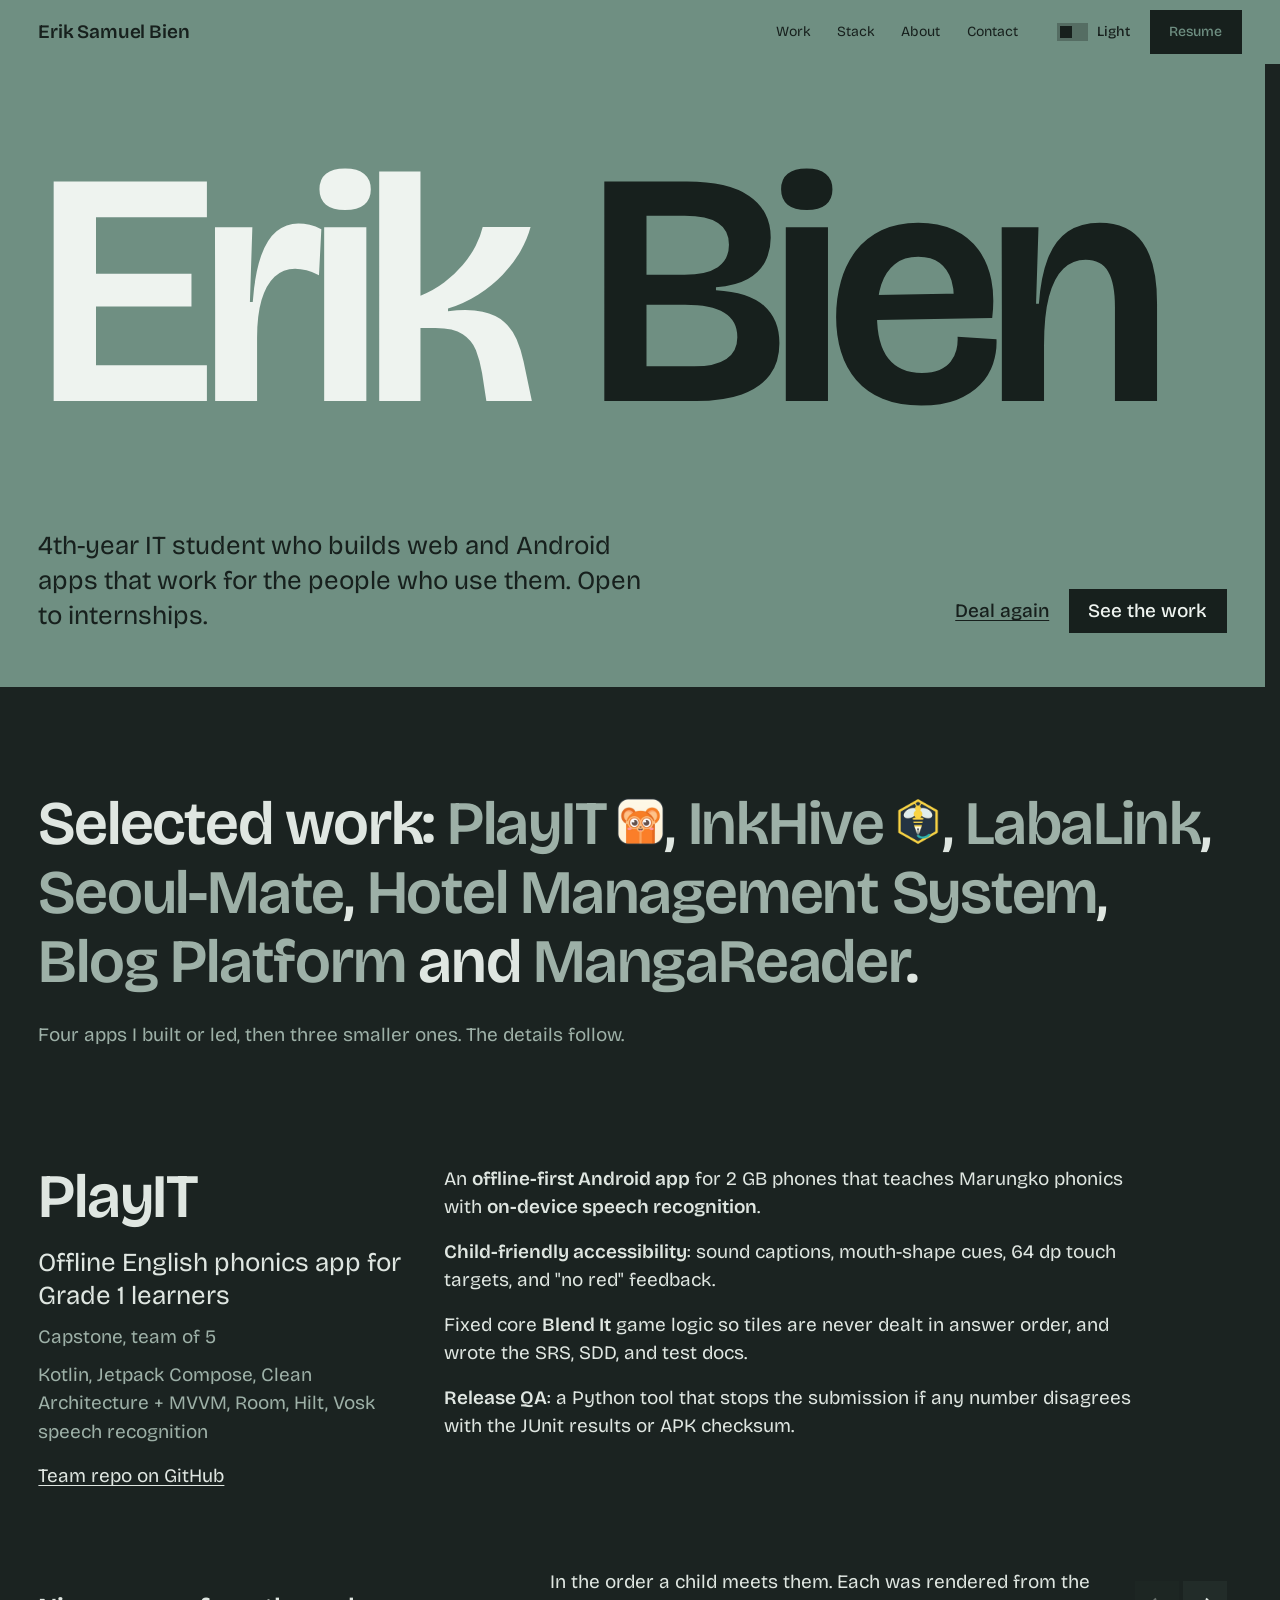
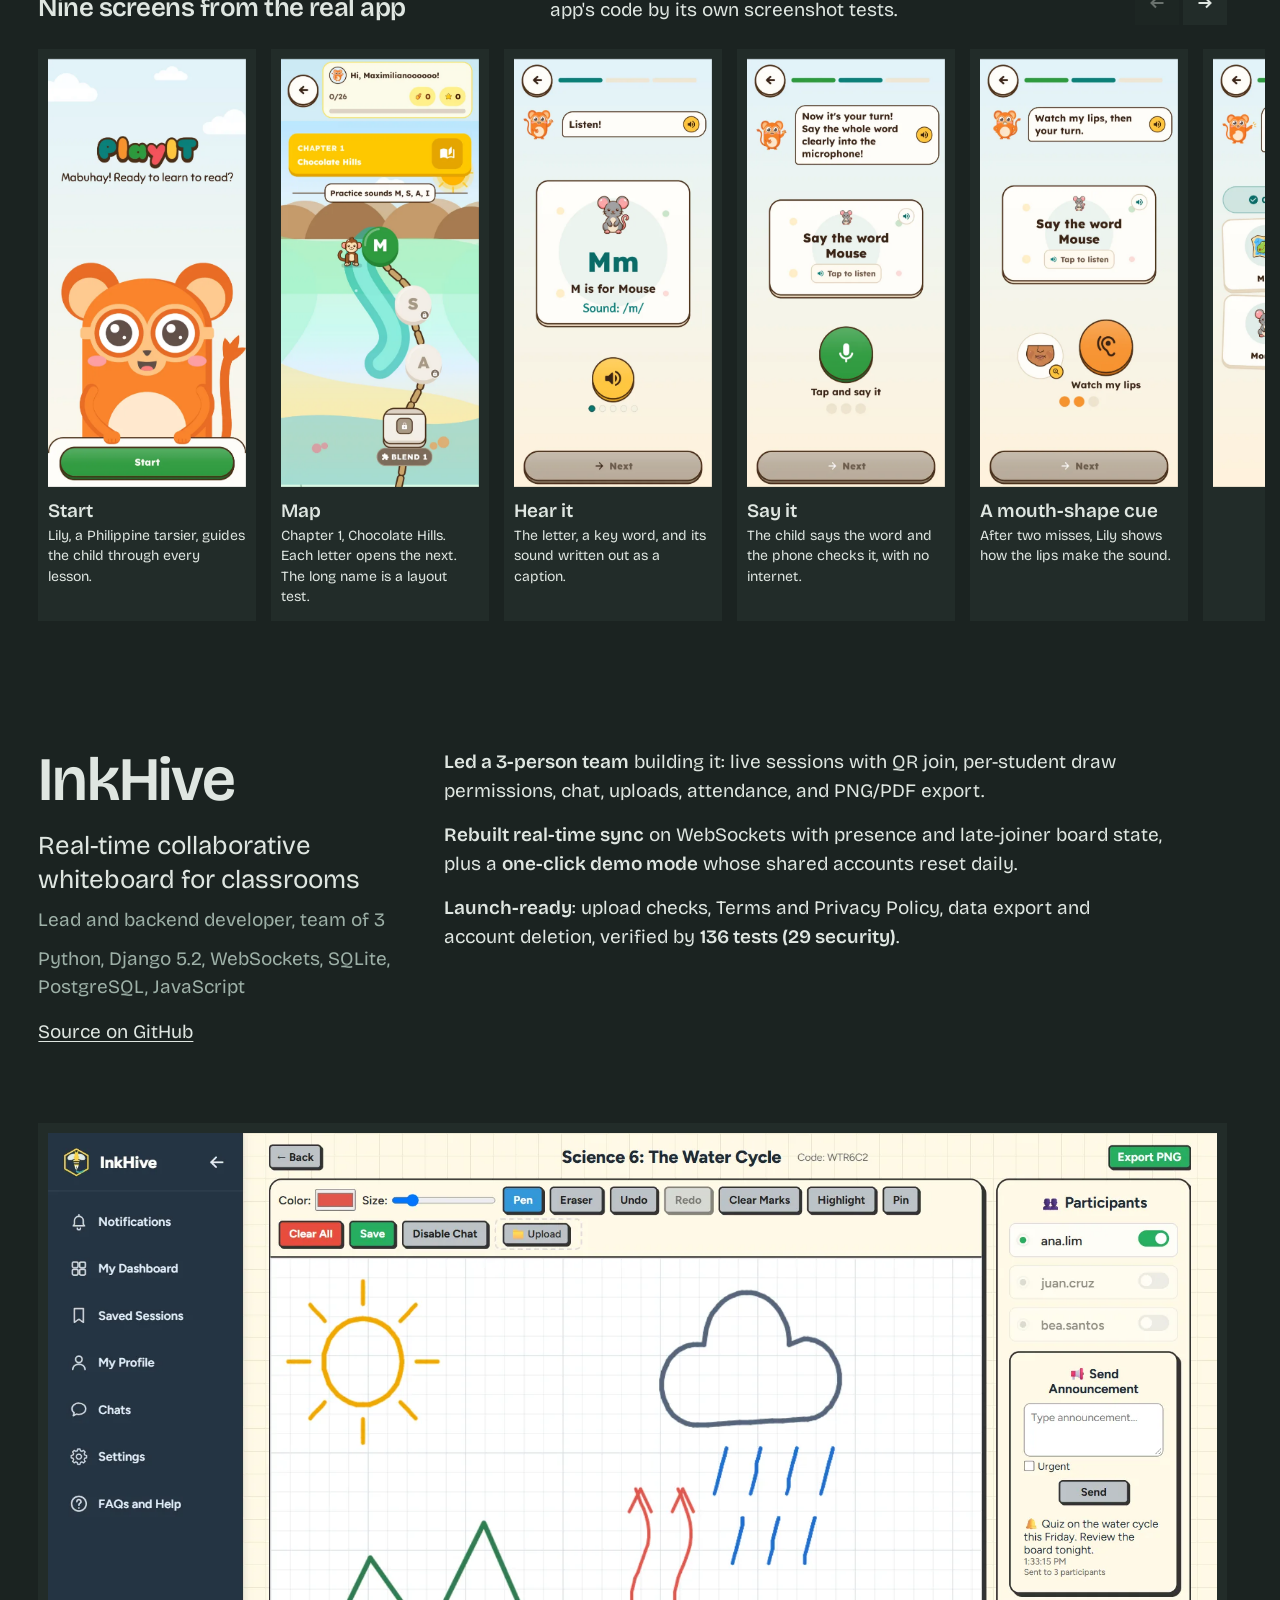
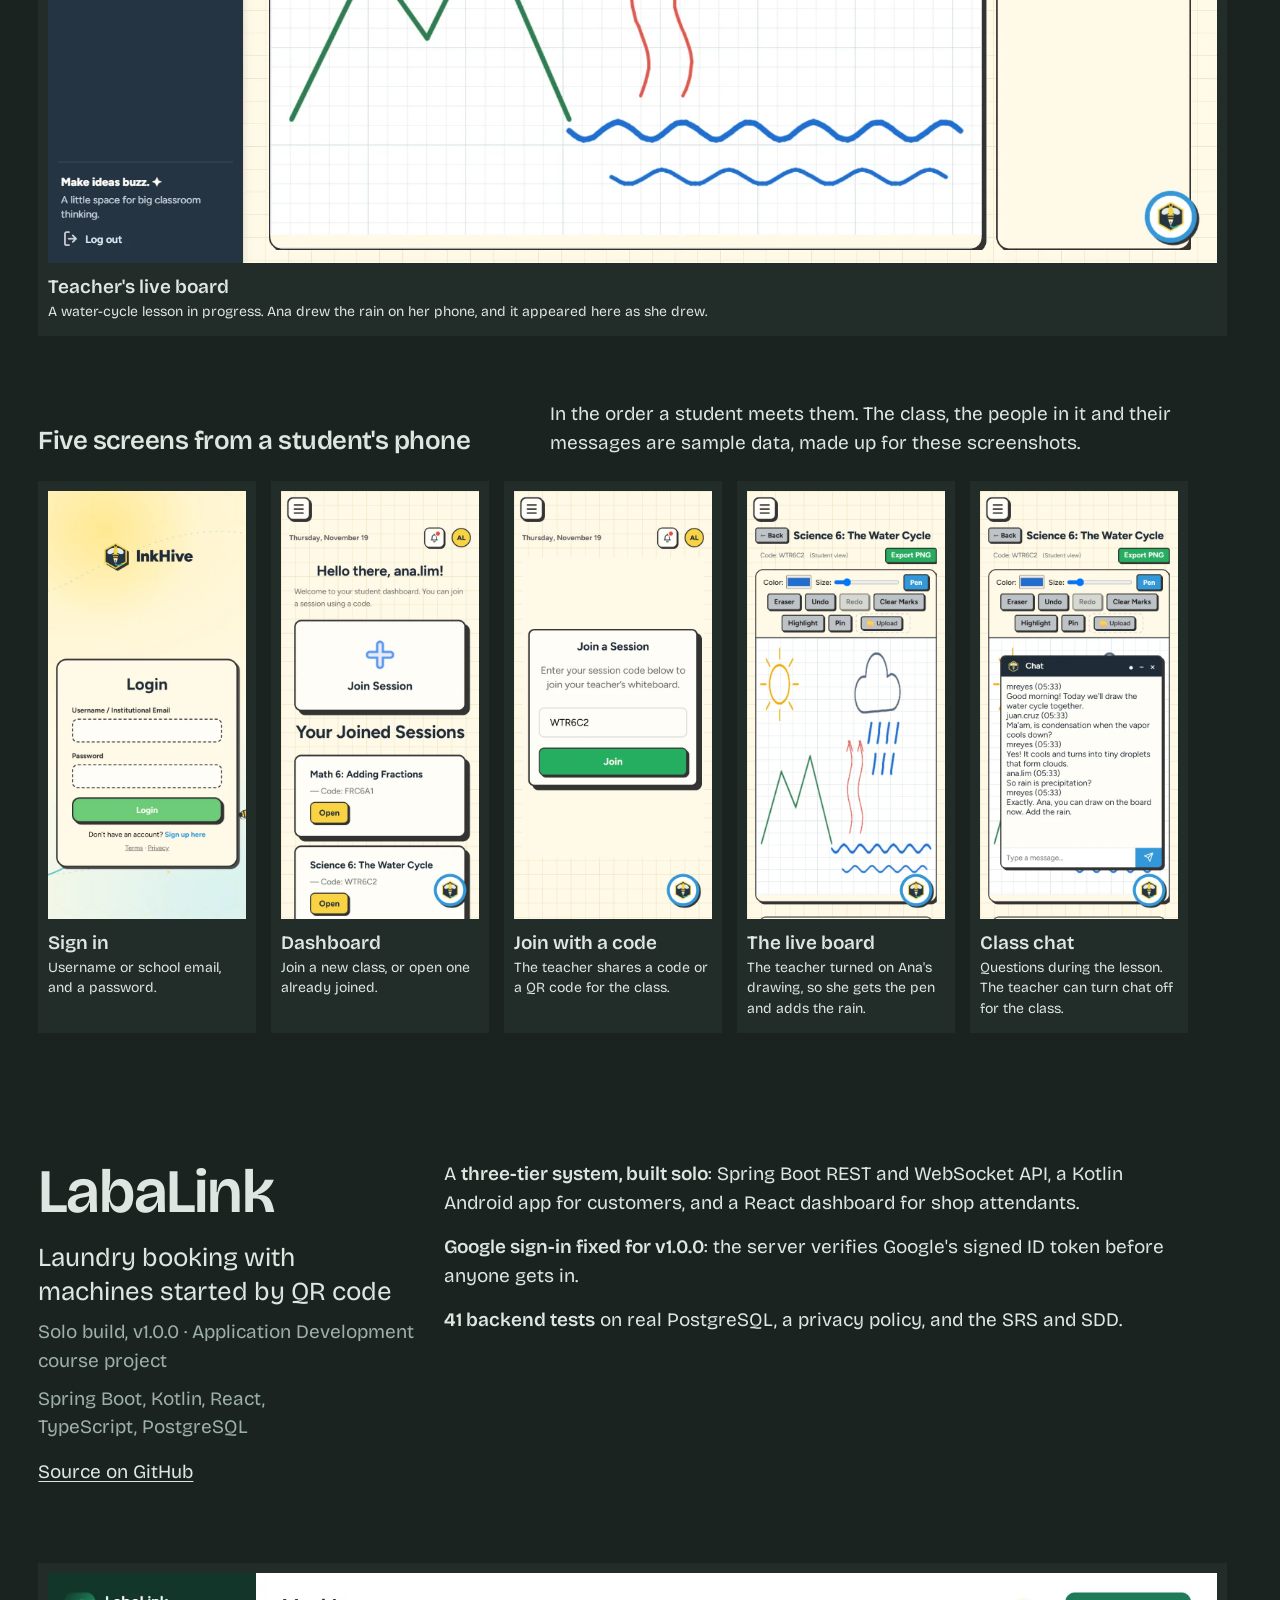
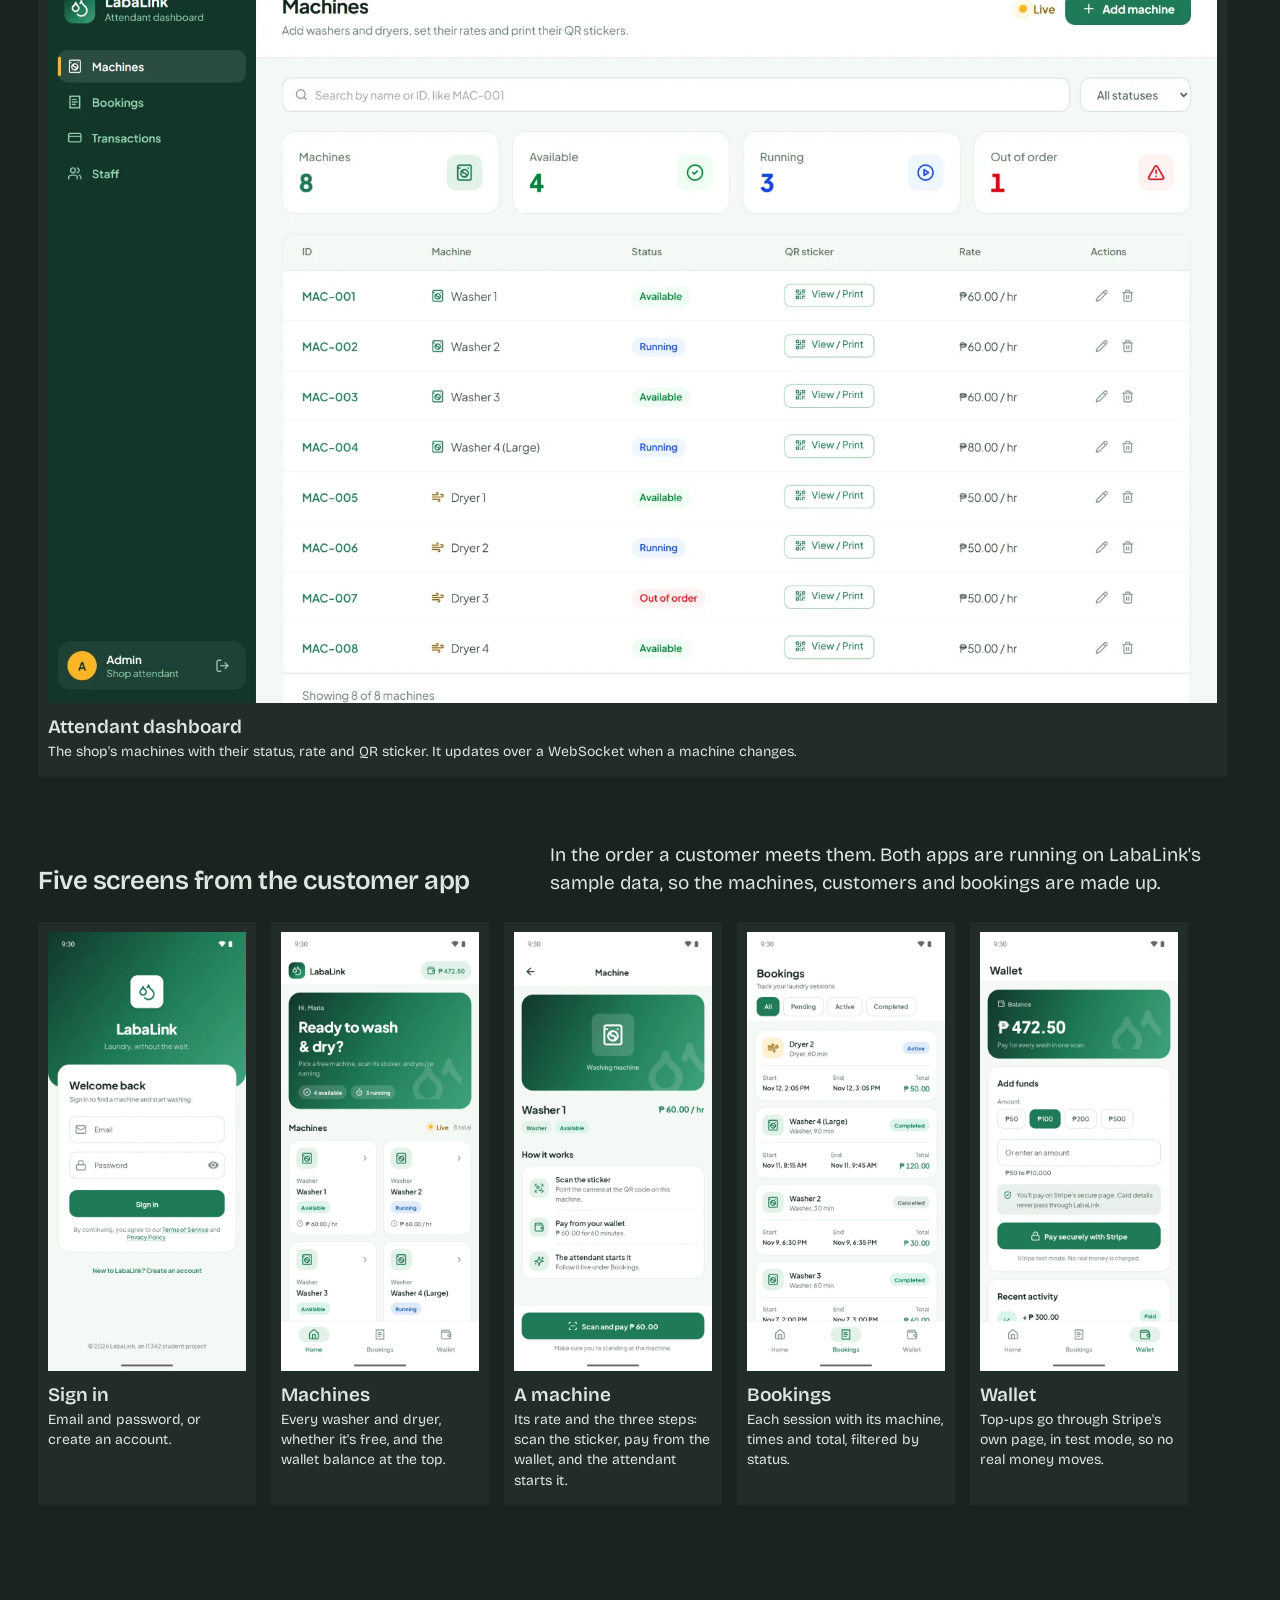
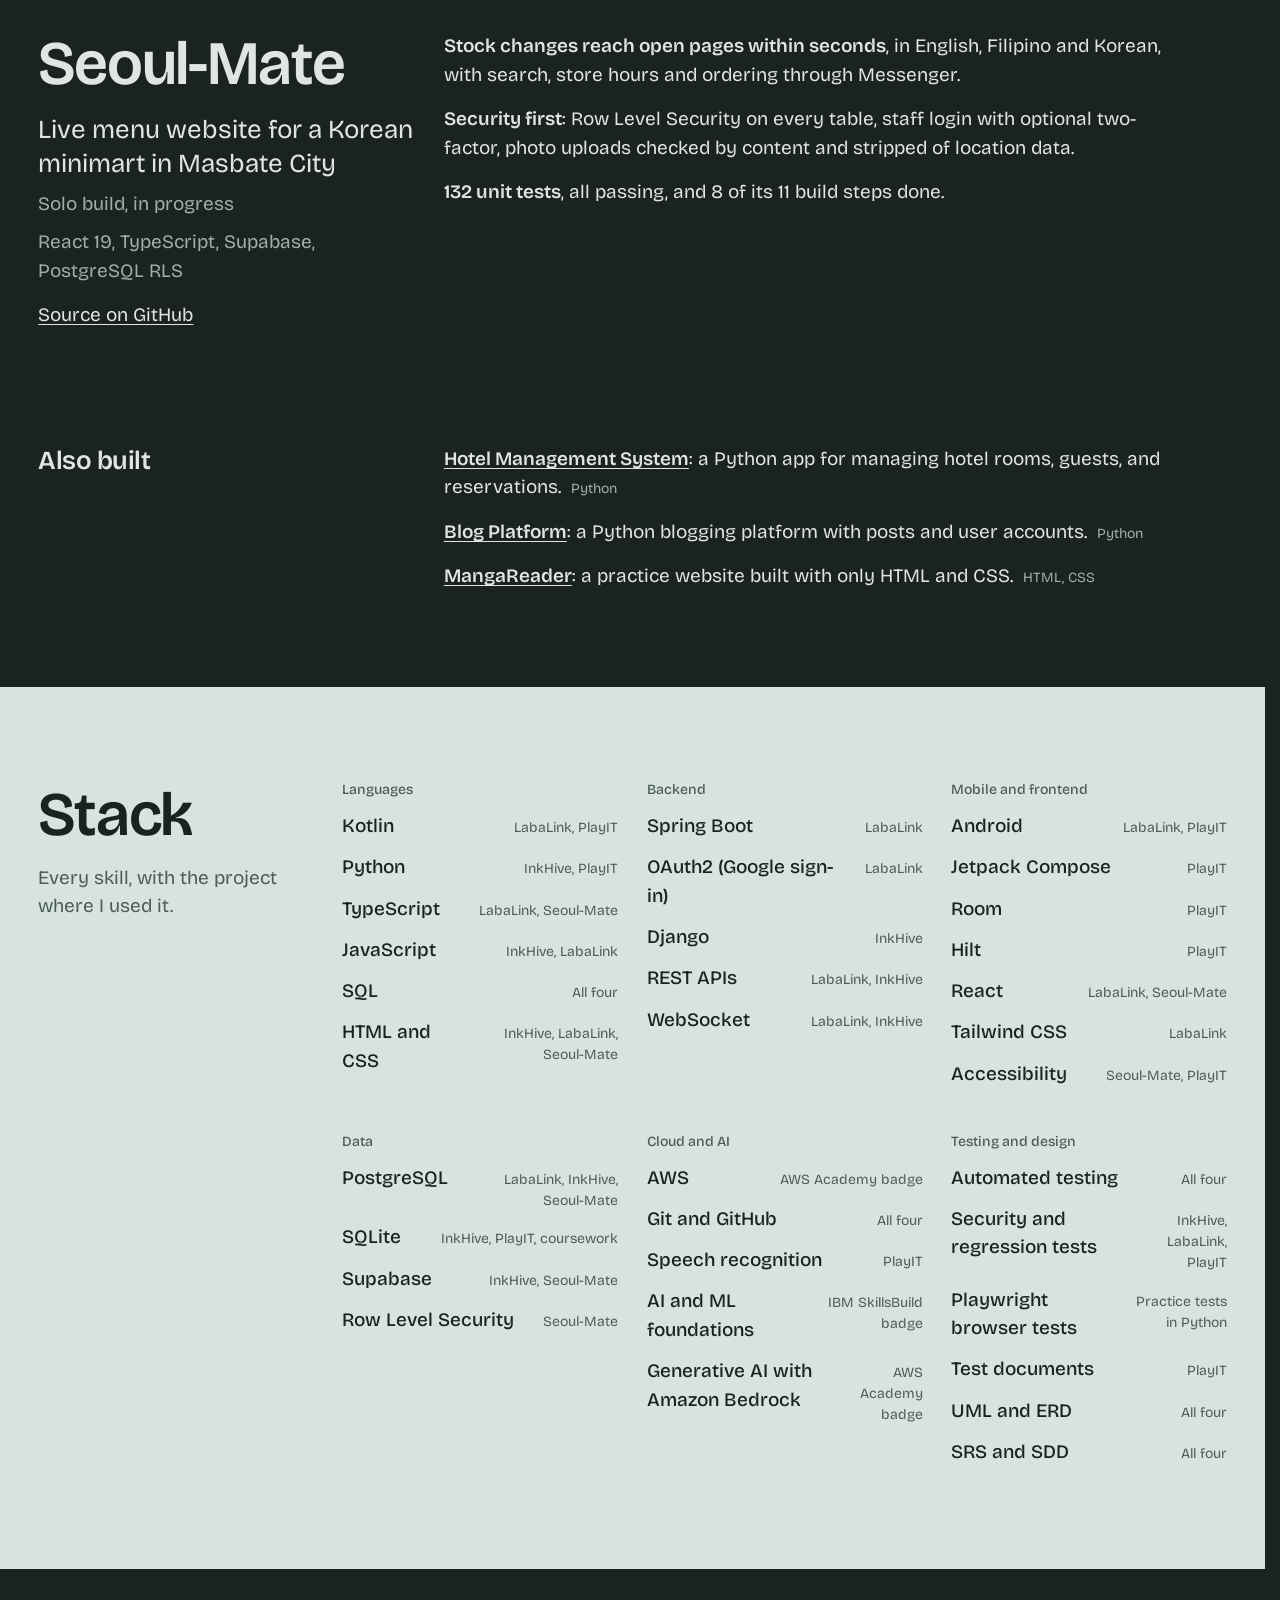
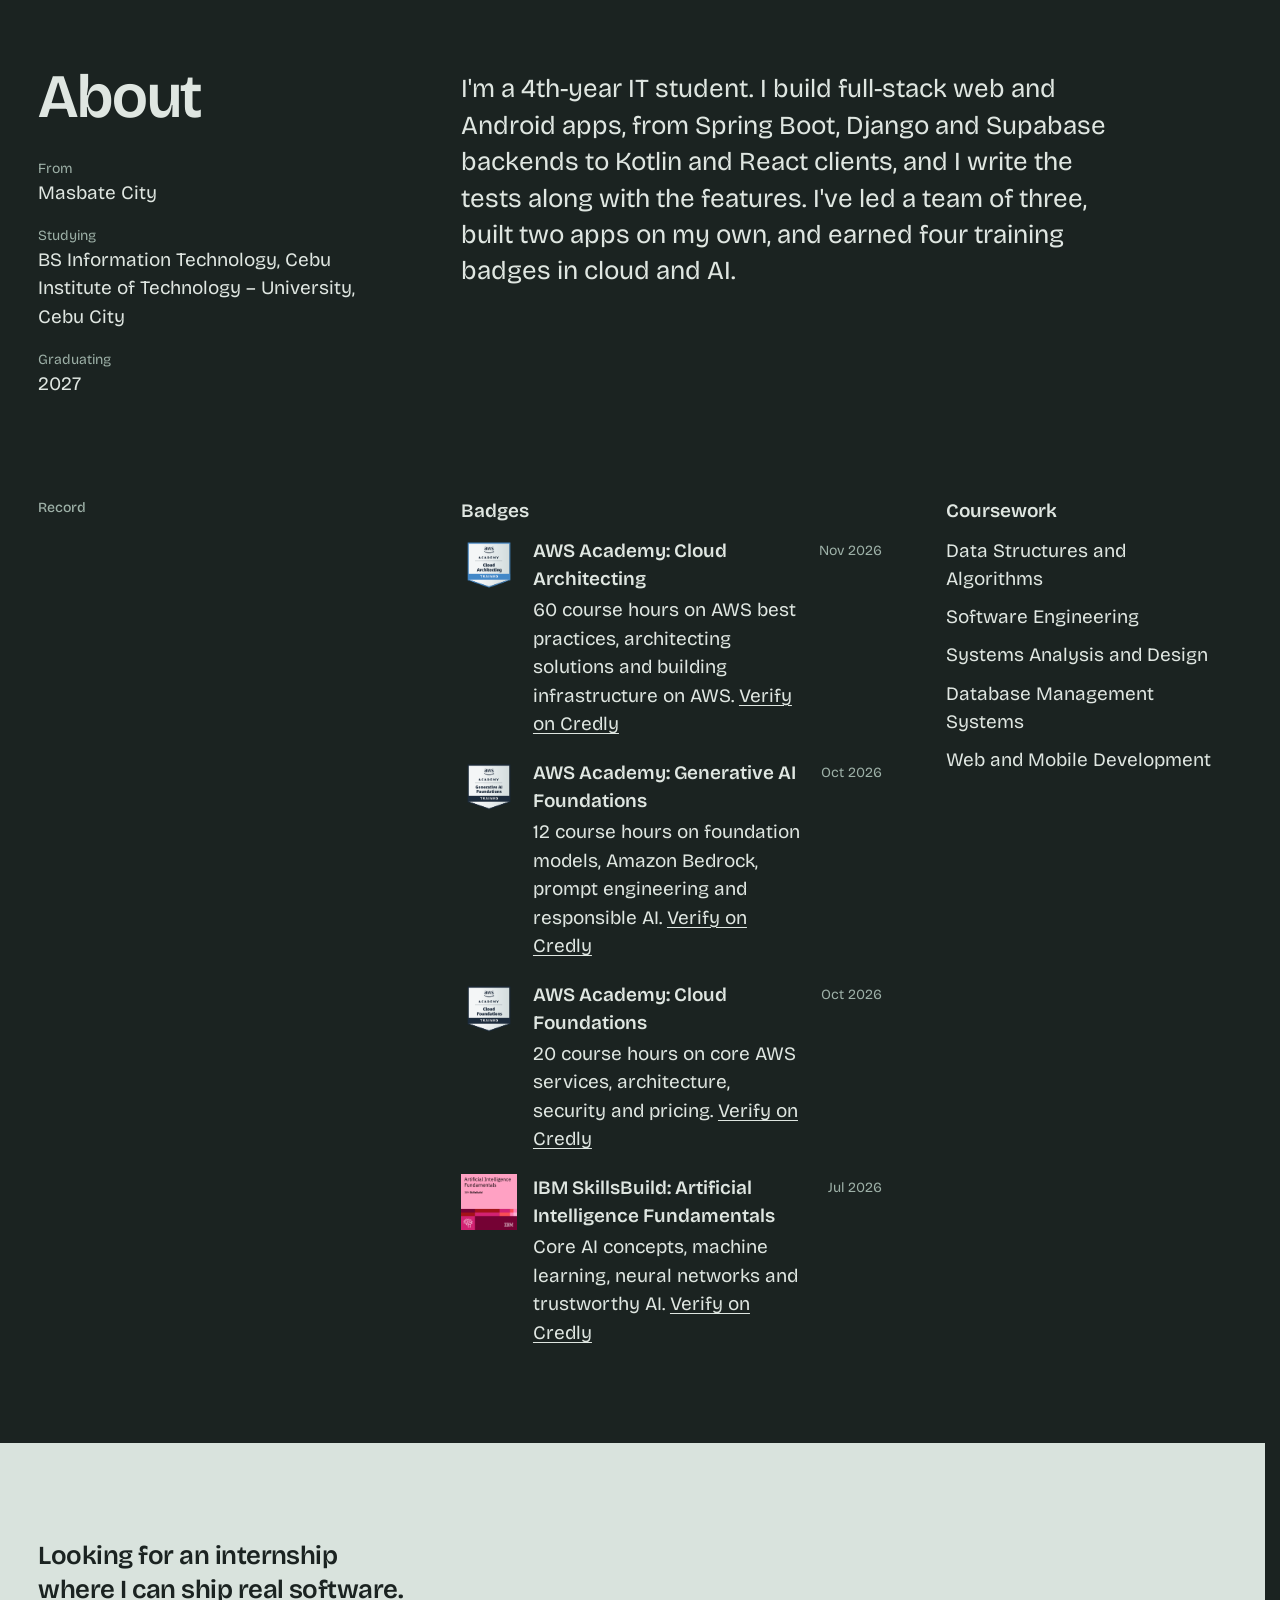
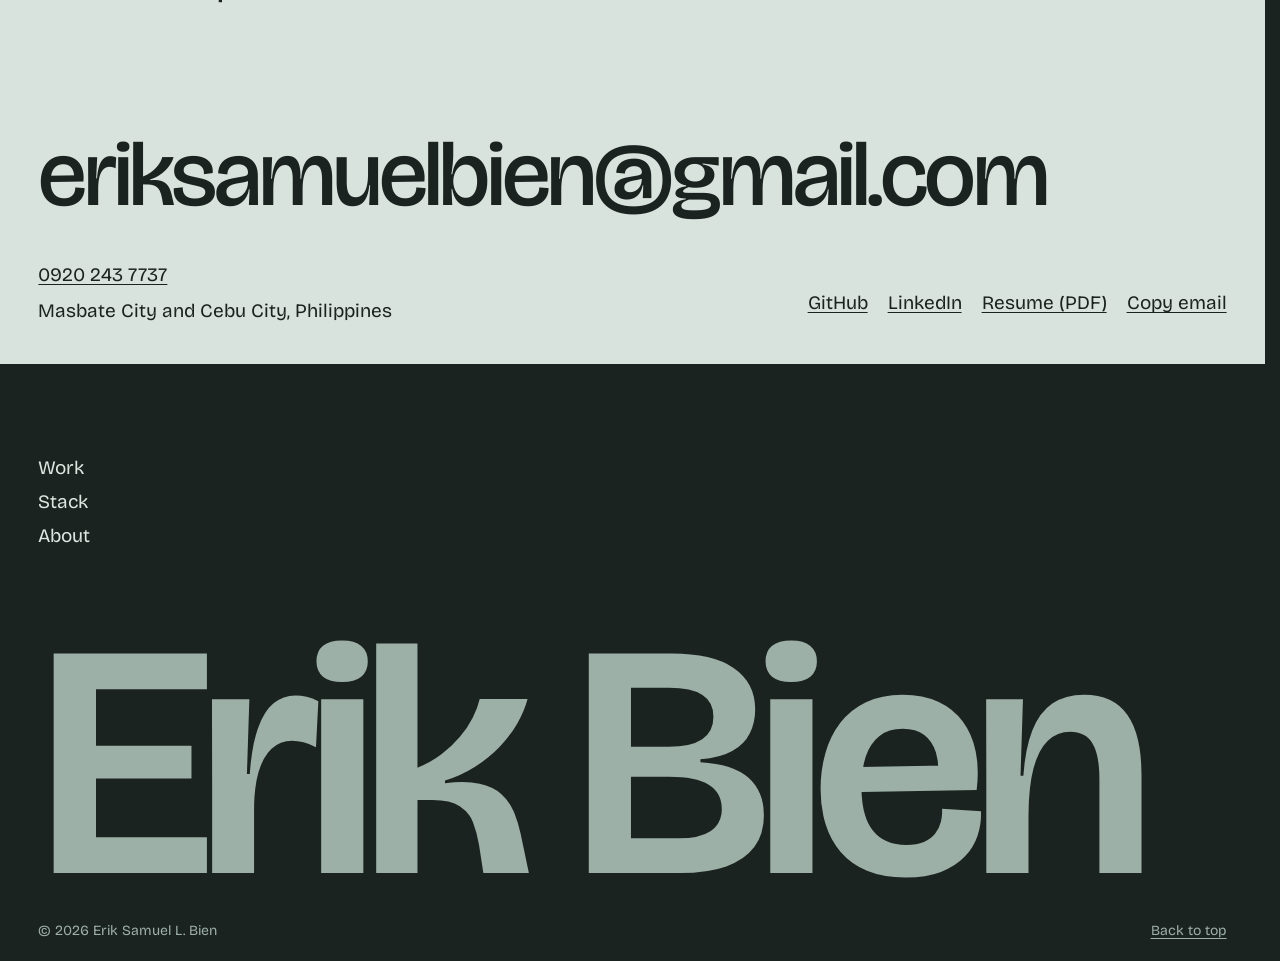
<file: index.html>
<!doctype html>
<html lang="en">
<head>
<meta charset="utf-8">
<meta name="viewport" content="width=device-width, initial-scale=1">
<title>Erik Samuel Bien — Portfolio</title>
<meta name="description" content="Erik Samuel Bien, 4th-year BSIT student at CIT-U. He builds full-stack web and Android apps that work for the people who use them: PlayIT, InkHive, LabaLink and Seoul-Mate.">
<meta property="og:title" content="Erik Samuel Bien — Portfolio">
<meta property="og:description" content="Full-stack and Android developer. PlayIT, InkHive, LabaLink and Seoul-Mate.">
<meta name="theme-color" content="#1b2321">
<link rel="icon" href="data:image/svg+xml,%3Csvg xmlns='http://www.w3.org/2000/svg' viewBox='0 0 64 64'%3E%3Crect width='64' height='64' fill='%236f8f82'/%3E%3Ctext x='32' y='45' font-family='Arial,sans-serif' font-weight='700' font-size='36' text-anchor='middle' fill='%2317201d'%3EE%3C/text%3E%3C/svg%3E">
<script>document.documentElement.classList.add("js");if(window.HTMLDialogElement&&HTMLDialogElement.prototype.showModal)document.documentElement.classList.add("has-menu");try{if(localStorage.getItem("theme")==="light")document.documentElement.setAttribute("data-theme","light")}catch(e){}</script>
<link rel="preconnect" href="https://fonts.googleapis.com">
<link rel="preconnect" href="https://fonts.gstatic.com" crossorigin>
<link href="https://fonts.googleapis.com/css2?family=Bricolage+Grotesque:opsz,wght@12..96,400..600&display=swap" rel="stylesheet">
<link rel="stylesheet" href="css/site.css">
</head>
<body>

<header class="bar" data-chapter="sage">
  <a class="mark" href="#top">Erik Samuel Bien</a>
  <nav class="bar-links" aria-label="Main">
    <a href="#work">Work</a>
    <a href="#stack">Stack</a>
    <a href="#about">About</a>
    <a href="#contact">Contact</a>
  </nav>
  <div class="bar-tools">
    <button class="theme" type="button" role="switch" aria-checked="false" aria-label="Light mode"><span class="tg" aria-hidden="true"></span><span class="theme-label">Light</span></button>
    <a class="btn" href="Erik_Samuel_Bien_Resume.pdf" download>Resume</a>
    <button class="menu-btn" type="button" aria-haspopup="dialog" aria-expanded="false" aria-controls="menu">Menu</button>
  </div>
</header>

<dialog class="menu" id="menu" aria-label="Menu">
  <div class="menu-top">
    <a class="mark" href="#top">Erik Samuel Bien</a>
    <button class="menu-close" type="button" autofocus>Close</button>
  </div>
  <ul class="menu-links">
    <li><a href="#work">Work</a></li>
    <li><a href="#stack">Stack</a></li>
    <li><a href="#about">About</a></li>
    <li><a href="#contact">Contact</a></li>
  </ul>
  <div class="menu-foot">
    <button class="theme" type="button" role="switch" aria-checked="false" aria-label="Light mode"><span class="tg" aria-hidden="true"></span><span class="theme-label">Light</span></button>
    <a class="btn" href="Erik_Samuel_Bien_Resume.pdf" download>Resume</a>
  </div>
</dialog>

<dialog class="viewer" id="viewer" aria-label="Screen, larger">
  <button class="viewer-close" type="button" autofocus>Close</button>
  <figure class="viewer-fig"><figcaption></figcaption></figure>
</dialog>

<main>
  <section class="hero chapter" id="top" data-chapter="sage" aria-labelledby="name">
    <h1 class="name" id="name">
      <span class="word w1" data-word="Erik">Erik</span>
      <span class="word w2" data-word="Bien">Bien</span>
    </h1>
    <div class="hero-foot">
      <p class="hero-say">4th-year IT student who builds web and Android apps that work for the people who use them. Open to internships.</p>
      <div class="hero-act">
        <button class="deal" type="button" hidden>Deal again</button>
        <a class="btn btn-ink" href="#work">See the work</a>
      </div>
    </div>
  </section>

  <section class="work chapter" id="work" data-chapter="base" aria-labelledby="work-h">
    <div class="wrap">
      <div class="names">
        <h2 class="names-h" id="work-h">Selected work:</h2>
        <ul class="names-list">
          <li><a href="#play">PlayIT<span class="frame" aria-hidden="true"><img src="assets/playit/logo.webp" width="256" height="256" alt=""></span></a>,</li>
          <li><a href="#ink">InkHive<span class="frame" aria-hidden="true"><img src="assets/inkhive/logo.webp" width="256" height="256" alt=""></span></a>,</li>
          <li><a href="#laba">LabaLink</a>,</li>
          <li><a class="whole" href="#seoul">Seoul-Mate</a>,</li>
          <li><a href="#also">Hotel Management System</a>,</li>
          <li><a href="#also">Blog Platform</a></li>
          <li>and <a href="#also">MangaReader</a>.</li>
        </ul>
      </div>
      <p class="names-note">Four apps I built or led, then three smaller ones. The details follow.</p>

      <article class="proj" id="play" aria-labelledby="play-h">
        <div class="proj-side">
          <h3 class="proj-h" id="play-h">PlayIT</h3>
          <p class="proj-what">Offline English phonics app for Grade 1 learners</p>
          <p class="proj-meta">Capstone, team of 5</p>
          <p class="proj-stack">Kotlin, Jetpack Compose, Clean Architecture + MVVM, Room, Hilt, Vosk speech recognition</p>
          <a class="link" href="https://github.com/zendrix-hub/playIt" target="_blank" rel="noopener">Team repo on GitHub</a>
        </div>
        <ul class="proj-points">
          <li>An <strong>offline-first Android app</strong> for 2 GB phones that teaches Marungko phonics with <strong>on-device speech recognition</strong>.</li>
          <li><strong>Child-friendly accessibility</strong>: sound captions, mouth-shape cues, 64 dp touch targets, and "no red" feedback.</li>
          <li>Fixed core <strong>Blend It</strong> game logic so tiles are never dealt in answer order, and wrote the SRS, SDD, and test docs.</li>
          <li><strong>Release QA</strong>: a Python tool that stops the submission if any number disagrees with the JUnit results or APK checksum.</li>
        </ul>
      </article>

      <div class="show" id="show-play">
        <div class="show-head">
          <h4 class="show-h">Nine screens from the real app</h4>
          <div class="show-say">
            <p>In the order a child meets them. Each was rendered from the app's code by its own screenshot tests.</p>
            <div class="reel-nav">
              <button class="reel-btn" type="button" aria-label="Earlier screens"><svg viewBox="0 0 16 16" aria-hidden="true"><path d="M14.5 8h-12M7 3.5 2.5 8 7 12.5"/></svg></button>
              <button class="reel-btn" type="button" aria-label="Later screens"><svg viewBox="0 0 16 16" aria-hidden="true"><path d="M1.5 8h12M9 3.5 13.5 8 9 12.5"/></svg></button>
            </div>
          </div>
        </div>
        <ol class="reel" tabindex="0" aria-label="PlayIT screens, in the order a child meets them">
          <li><figure><img src="assets/playit/start.webp" width="548" height="1188" loading="lazy" decoding="async" alt="PlayIT's opening screen: the PlayIT logo, the line Mabuhay! Ready to learn to read?, Lily the tarsier and a Start button."><figcaption><b>Start</b> Lily, a Philippine tarsier, guides the child through every lesson.</figcaption></figure></li>
          <li><figure><img src="assets/playit/map.webp" width="548" height="1188" loading="lazy" decoding="async" alt="PlayIT's map of Chapter 1, Chocolate Hills: the letter M is open, S and A are locked, and Blend 1 waits further down the path."><figcaption><b>Map</b> Chapter 1, Chocolate Hills. Each letter opens the next. The long name is a layout test.</figcaption></figure></li>
          <li><figure><img src="assets/playit/hear-it.webp" width="548" height="1188" loading="lazy" decoding="async" alt="PlayIT's Hear it step: a mouse above the letters Mm, the words M is for Mouse, and Sound: /m/."><figcaption><b>Hear it</b> The letter, a key word, and its sound written out as a caption.</figcaption></figure></li>
          <li><figure><img src="assets/playit/say-it.webp" width="548" height="1188" loading="lazy" decoding="async" alt="PlayIT's Say it step: the prompt Say the word Mouse above a large microphone button."><figcaption><b>Say it</b> The child says the word and the phone checks it, with no internet.</figcaption></figure></li>
          <li><figure><img src="assets/playit/mouth-cue.webp" width="548" height="1188" loading="lazy" decoding="async" alt="PlayIT's Say it step after two misses: a drawing of closed lips beside a Watch my lips button."><figcaption><b>A mouth-shape cue</b> After two misses, Lily shows how the lips make the sound.</figcaption></figure></li>
          <li><figure><img src="assets/playit/find-it.webp" width="548" height="1188" loading="lazy" decoding="async" alt="PlayIT's Find it step: five picture cards, Map, Mom, Mouse, Ball and Nest, and a counter at 0 of 3."><figcaption><b>Find it</b> Pick the three pictures that start with the sound.</figcaption></figure></li>
          <li><figure><img src="assets/playit/blend-it.webp" width="548" height="1188" loading="lazy" decoding="async" alt="PlayIT's Blend it game: three empty slots above the tiles M, A and S, under a picture of a boy."><figcaption><b>Blend it</b> Build the word from tiles. They are never dealt in answer order.</figcaption></figure></li>
          <li><figure><img src="assets/playit/letter-done.webp" width="548" height="1188" loading="lazy" decoding="async" alt="PlayIT's Letter M Complete screen: one of three stars earned."><figcaption><b>Letter done</b> Stars for finishing a letter, then on to the next.</figcaption></figure></li>
          <li><figure><img src="assets/playit/parent-view.webp" width="548" height="1188" loading="lazy" decoding="async" alt="PlayIT's parent screen, How your child is doing: three children with their progress, and a grid of letters marked as learned."><figcaption><b>Parent view</b> How each child is doing, in plain words, letter by letter.</figcaption></figure></li>
        </ol>
      </div>

      <article class="proj" id="ink" aria-labelledby="ink-h">
        <div class="proj-side">
          <h3 class="proj-h" id="ink-h">InkHive</h3>
          <p class="proj-what">Real-time collaborative whiteboard for classrooms</p>
          <p class="proj-meta">Lead and backend developer, team of 3</p>
          <p class="proj-stack">Python, Django 5.2, WebSockets, SQLite, PostgreSQL, JavaScript</p>
          <a class="link" href="https://github.com/thatguyKire/InkHive" target="_blank" rel="noopener">Source on GitHub</a>
        </div>
        <ul class="proj-points">
          <li><strong>Led a 3-person team</strong> building it: live sessions with QR join, per-student draw permissions, chat, uploads, attendance, and PNG/PDF export.</li>
          <li><strong>Rebuilt real-time sync</strong> on WebSockets with presence and late-joiner board state, plus a <strong>one-click demo mode</strong> whose shared accounts reset daily.</li>
          <li><strong>Launch-ready</strong>: upload checks, Terms and Privacy Policy, data export and account deletion, verified by <strong>136 tests (29 security)</strong>.</li>
        </ul>
      </article>

      <div class="show" id="show-ink">
        <figure class="wide"><img src="assets/inkhive/live-board.webp" width="1800" height="1125" loading="lazy" decoding="async" alt="InkHive's teacher view of Science 6: The Water Cycle on a laptop: the side menu, the drawing toolbar, a board with a sun, a cloud with rain under it, a mountain, the sea and red evaporation arrows, the participants ana.lim with drawing on, juan.cruz and bea.santos, and an announcement about Friday's quiz."><figcaption><b>Teacher's live board</b> A water-cycle lesson in progress. Ana drew the rain on her phone, and it appeared here as she drew.</figcaption></figure>
        <div class="show-head">
          <h4 class="show-h">Five screens from a student's phone</h4>
          <div class="show-say">
            <p>In the order a student meets them. The class, the people in it and their messages are sample data, made up for these screenshots.</p>
            <div class="reel-nav">
              <button class="reel-btn" type="button" aria-label="Earlier screens"><svg viewBox="0 0 16 16" aria-hidden="true"><path d="M14.5 8h-12M7 3.5 2.5 8 7 12.5"/></svg></button>
              <button class="reel-btn" type="button" aria-label="Later screens"><svg viewBox="0 0 16 16" aria-hidden="true"><path d="M1.5 8h12M9 3.5 13.5 8 9 12.5"/></svg></button>
            </div>
          </div>
        </div>
        <ol class="reel" tabindex="0" aria-label="InkHive student screens, in the order a student meets them">
          <li><figure><img src="assets/inkhive/login.webp" width="548" height="1186" loading="lazy" decoding="async" alt="InkHive's sign-in screen on a phone: the bee logo and the InkHive name, a Login card with username and password fields, a green Login button and a link to sign up."><figcaption><b>Sign in</b> Username or school email, and a password.</figcaption></figure></li>
          <li><figure><img src="assets/inkhive/dashboard.webp" width="548" height="1186" loading="lazy" decoding="async" alt="InkHive's student dashboard: Hello there, ana.lim!, a Join Session card, and her classes Math 6: Adding Fractions and Science 6: The Water Cycle with their codes and Open buttons."><figcaption><b>Dashboard</b> Join a new class, or open one already joined.</figcaption></figure></li>
          <li><figure><img src="assets/inkhive/join.webp" width="548" height="1186" loading="lazy" decoding="async" alt="InkHive's Join a Session card with the code WTR6C2 typed in and a green Join button."><figcaption><b>Join with a code</b> The teacher shares a code or a QR code for the class.</figcaption></figure></li>
          <li><figure><img src="assets/inkhive/board.webp" width="548" height="1186" loading="lazy" decoding="async" alt="The Water Cycle board on Ana's phone with the drawing tools open: the teacher's sun, cloud, mountain, sea and red evaporation arrows, and Ana's blue rain under the cloud."><figcaption><b>The live board</b> The teacher turned on Ana's drawing, so she gets the pen and adds the rain.</figcaption></figure></li>
          <li><figure><img src="assets/inkhive/chat.webp" width="548" height="1186" loading="lazy" decoding="async" alt="The class chat open over the board: the teacher greets the class, Juan asks whether condensation is vapor cooling down, she says yes, and Ana asks whether rain is precipitation."><figcaption><b>Class chat</b> Questions during the lesson. The teacher can turn chat off for the class.</figcaption></figure></li>
        </ol>
      </div>

      <article class="proj" id="laba" aria-labelledby="laba-h">
        <div class="proj-side">
          <h3 class="proj-h" id="laba-h">LabaLink</h3>
          <p class="proj-what">Laundry booking with machines started by QR code</p>
          <p class="proj-meta">Solo build, v1.0.0 · Application Development course project</p>
          <p class="proj-stack">Spring Boot, Kotlin, React, TypeScript, PostgreSQL</p>
          <a class="link" href="https://github.com/thatguyKire/labalink" target="_blank" rel="noopener">Source on GitHub</a>
        </div>
        <ul class="proj-points">
          <li>A <strong>three-tier system, built solo</strong>: Spring Boot REST and WebSocket API, a Kotlin Android app for customers, and a React dashboard for shop attendants.</li>
          <li><strong>Google sign-in fixed for v1.0.0</strong>: the server verifies Google's signed ID token before anyone gets in.</li>
          <li><strong>41 backend tests</strong> on real PostgreSQL, a privacy policy, and the SRS and SDD.</li>
        </ul>
      </article>

      <div class="show" id="show-laba">
        <figure class="wide"><img src="assets/labalink/dashboard.webp" width="1800" height="1125" loading="lazy" decoding="async" alt="LabaLink's attendant dashboard, Machines page: counts of 8 machines, 4 available, 3 running and 1 out of order, then a table of washers and dryers with their status, a QR sticker button and the hourly rate."><figcaption><b>Attendant dashboard</b> The shop's machines with their status, rate and QR sticker. It updates over a WebSocket when a machine changes.</figcaption></figure>
        <div class="show-head">
          <h4 class="show-h">Five screens from the customer app</h4>
          <div class="show-say">
            <p>In the order a customer meets them. Both apps are running on LabaLink's sample data, so the machines, customers and bookings are made up.</p>
            <div class="reel-nav">
              <button class="reel-btn" type="button" aria-label="Earlier screens"><svg viewBox="0 0 16 16" aria-hidden="true"><path d="M14.5 8h-12M7 3.5 2.5 8 7 12.5"/></svg></button>
              <button class="reel-btn" type="button" aria-label="Later screens"><svg viewBox="0 0 16 16" aria-hidden="true"><path d="M1.5 8h12M9 3.5 13.5 8 9 12.5"/></svg></button>
            </div>
          </div>
        </div>
        <ol class="reel" tabindex="0" aria-label="LabaLink customer app screens, in the order a customer meets them">
          <li><figure><img src="assets/labalink/login.webp" width="548" height="1218" loading="lazy" decoding="async" alt="LabaLink's sign-in screen: the logo and the line Laundry, without the wait., email and password fields, a Sign in button and a link to create an account."><figcaption><b>Sign in</b> Email and password, or create an account.</figcaption></figure></li>
          <li><figure><img src="assets/labalink/home.webp" width="548" height="1218" loading="lazy" decoding="async" alt="LabaLink's home screen: Hi, Maria, Ready to wash and dry?, 4 available and 3 running, a wallet balance of 472.50 pesos, and cards for Washers 1 to 4 with their status and rate."><figcaption><b>Machines</b> Every washer and dryer, whether it's free, and the wallet balance at the top.</figcaption></figure></li>
          <li><figure><img src="assets/labalink/machine.webp" width="548" height="1218" loading="lazy" decoding="async" alt="LabaLink's screen for Washer 1: 60 pesos an hour, available, the three steps Scan the sticker, Pay from your wallet and The attendant starts it, and a Scan and pay button."><figcaption><b>A machine</b> Its rate and the three steps: scan the sticker, pay from the wallet, and the attendant starts it.</figcaption></figure></li>
          <li><figure><img src="assets/labalink/bookings.webp" width="548" height="1218" loading="lazy" decoding="async" alt="LabaLink's bookings screen: filters for All, Pending, Active and Completed, and sessions on Dryer 2, Washer 4 (Large), Washer 2 and Washer 3 with their times, status and totals."><figcaption><b>Bookings</b> Each session with its machine, times and total, filtered by status.</figcaption></figure></li>
          <li><figure><img src="assets/labalink/wallet.webp" width="548" height="1218" loading="lazy" decoding="async" alt="LabaLink's wallet screen: a balance of 472.50 pesos, amounts to add from 50 to 500 pesos, a Pay securely with Stripe button marked Stripe test mode, and recent activity."><figcaption><b>Wallet</b> Top-ups go through Stripe's own page, in test mode, so no real money moves.</figcaption></figure></li>
        </ol>
      </div>

      <article class="proj" id="seoul" aria-labelledby="seoul-h">
        <div class="proj-side">
          <h3 class="proj-h" id="seoul-h">Seoul-Mate</h3>
          <p class="proj-what">Live menu website for a Korean minimart in Masbate City</p>
          <p class="proj-meta">Solo build, in progress</p>
          <p class="proj-stack">React 19, TypeScript, Supabase, PostgreSQL RLS</p>
          <a class="link" href="https://github.com/thatguyKire/seoul-mate-minimart" target="_blank" rel="noopener">Source on GitHub</a>
        </div>
        <ul class="proj-points">
          <li><strong>Stock changes reach open pages within seconds</strong>, in English, Filipino and Korean, with search, store hours and ordering through Messenger.</li>
          <li><strong>Security first</strong>: Row Level Security on every table, staff login with optional two-factor, photo uploads checked by content and stripped of location data.</li>
          <li><strong>132 unit tests</strong>, all passing, and 8 of its 11 build steps done.</li>
        </ul>
      </article>

      <div class="also" id="also">
        <h3 class="also-h">Also built</h3>
        <ul class="also-list">
          <li><a class="link" href="https://github.com/thatguyKire/Hotel_Management_System" target="_blank" rel="noopener">Hotel Management System</a>: a Python app for managing hotel rooms, guests, and reservations. <span class="soft">Python</span></li>
          <li><a class="link" href="https://github.com/thatguyKire/Blog_Platform" target="_blank" rel="noopener">Blog Platform</a>: a Python blogging platform with posts and user accounts. <span class="soft">Python</span></li>
          <li><a class="link" href="https://github.com/thatguyKire/MangaReader" target="_blank" rel="noopener">MangaReader</a>: a practice website built with only HTML and CSS. <span class="soft">HTML, CSS</span></li>
        </ul>
      </div>
    </div>
  </section>

  <section class="stack chapter" id="stack" data-chapter="mist" aria-labelledby="stack-h">
    <div class="wrap stack-grid">
      <div class="stack-head">
        <h2 class="stack-h" id="stack-h">Stack</h2>
        <p>Every skill, with the project where I used it.</p>
      </div>
      <div class="groups">
        <div class="group">
          <h3>Languages</h3>
          <dl>
            <div><dt>Kotlin</dt><dd>LabaLink, PlayIT</dd></div>
            <div><dt>Python</dt><dd>InkHive, PlayIT</dd></div>
            <div><dt>TypeScript</dt><dd>LabaLink, Seoul-Mate</dd></div>
            <div><dt>JavaScript</dt><dd>InkHive, LabaLink</dd></div>
            <div><dt>SQL</dt><dd>All four</dd></div>
            <div><dt>HTML and CSS</dt><dd>InkHive, LabaLink, Seoul-Mate</dd></div>
          </dl>
        </div>
        <div class="group">
          <h3>Backend</h3>
          <dl>
            <div><dt>Spring Boot</dt><dd>LabaLink</dd></div>
            <div><dt>OAuth2 (Google sign-in)</dt><dd>LabaLink</dd></div>
            <div><dt>Django</dt><dd>InkHive</dd></div>
            <div><dt>REST APIs</dt><dd>LabaLink, InkHive</dd></div>
            <div><dt>WebSocket</dt><dd>LabaLink, InkHive</dd></div>
          </dl>
        </div>
        <div class="group">
          <h3>Mobile and frontend</h3>
          <dl>
            <div><dt>Android</dt><dd>LabaLink, PlayIT</dd></div>
            <div><dt>Jetpack Compose</dt><dd>PlayIT</dd></div>
            <div><dt>Room</dt><dd>PlayIT</dd></div>
            <div><dt>Hilt</dt><dd>PlayIT</dd></div>
            <div><dt>React</dt><dd>LabaLink, Seoul-Mate</dd></div>
            <div><dt>Tailwind CSS</dt><dd>LabaLink</dd></div>
            <div><dt>Accessibility</dt><dd>Seoul-Mate, PlayIT</dd></div>
          </dl>
        </div>
        <div class="group">
          <h3>Data</h3>
          <dl>
            <div><dt>PostgreSQL</dt><dd>LabaLink, InkHive, Seoul-Mate</dd></div>
            <div><dt>SQLite</dt><dd>InkHive, PlayIT, coursework</dd></div>
            <div><dt>Supabase</dt><dd>InkHive, Seoul-Mate</dd></div>
            <div><dt>Row Level Security</dt><dd>Seoul-Mate</dd></div>
          </dl>
        </div>
        <div class="group">
          <h3>Cloud and AI</h3>
          <dl>
            <div><dt>AWS</dt><dd>AWS Academy badge</dd></div>
            <div><dt>Git and GitHub</dt><dd>All four</dd></div>
            <div><dt>Speech recognition</dt><dd>PlayIT</dd></div>
            <div><dt>AI and ML foundations</dt><dd>IBM SkillsBuild badge</dd></div>
            <div><dt>Generative AI with Amazon Bedrock</dt><dd>AWS Academy badge</dd></div>
          </dl>
        </div>
        <div class="group">
          <h3>Testing and design</h3>
          <dl>
            <div><dt>Automated testing</dt><dd>All four</dd></div>
            <div><dt>Security and regression tests</dt><dd>InkHive, LabaLink, PlayIT</dd></div>
            <div><dt>Playwright browser tests</dt><dd>Practice tests in Python</dd></div>
            <div><dt>Test documents</dt><dd>PlayIT</dd></div>
            <div><dt>UML and ERD</dt><dd>All four</dd></div>
            <div><dt>SRS and SDD</dt><dd>All four</dd></div>
          </dl>
        </div>
      </div>
    </div>
  </section>

  <section class="about chapter" id="about" data-chapter="base" aria-labelledby="about-h">
    <div class="wrap">
      <div class="about-row">
        <div class="about-side">
          <h2 class="about-h" id="about-h">About</h2>
          <dl class="facts">
            <div><dt>From</dt><dd>Masbate City</dd></div>
            <div><dt>Studying</dt><dd>BS Information Technology, Cebu Institute of Technology – University, Cebu City</dd></div>
            <div><dt>Graduating</dt><dd>2027</dd></div>
          </dl>
        </div>
        <p class="about-para">I'm a 4th-year IT student. I build full-stack web and Android apps, from Spring Boot, Django and Supabase backends to Kotlin and React clients, and I write the tests along with the features. I've led a team of three, built two apps on my own, and earned four training badges in cloud and AI.</p>
      </div>
      <div class="about-row">
        <h3 class="about-word">Record</h3>
        <div class="record">
          <div class="rec">
            <h4>Badges</h4>
            <ul class="badges">
              <li><img src="assets/aws-cloud-architecting.png" width="601" height="601" loading="lazy" alt="AWS Academy Graduate, Cloud Architecting, Trained badge"><span><b>AWS Academy: Cloud Architecting</b>60 course hours on AWS best practices, architecting solutions and building infrastructure on AWS. <a class="link" href="https://www.credly.com/go/TTYIEY5r" target="_blank" rel="noopener">Verify on Credly</a></span><span class="soft">Nov 2026</span></li>
              <li><img src="assets/aws-genai-foundations.png" width="601" height="601" loading="lazy" alt="AWS Academy Graduate, Generative AI Foundations, Trained badge"><span><b>AWS Academy: Generative AI Foundations</b>12 course hours on foundation models, Amazon Bedrock, prompt engineering and responsible AI. <a class="link" href="https://www.credly.com/badges/976f8e14-cea6-4e4d-8c51-9113375560bd" target="_blank" rel="noopener">Verify on Credly</a></span><span class="soft">Oct 2026</span></li>
              <li><img src="assets/aws-cloud-foundations.png" width="601" height="601" loading="lazy" alt="AWS Academy Graduate, Cloud Foundations, Trained badge"><span><b>AWS Academy: Cloud Foundations</b>20 course hours on core AWS services, architecture, security and pricing. <a class="link" href="https://www.credly.com/go/bSIKMmgk" target="_blank" rel="noopener">Verify on Credly</a></span><span class="soft">Oct 2026</span></li>
              <li><img src="assets/ibm-ai-fundamentals.png" width="600" height="600" loading="lazy" alt="IBM SkillsBuild, Artificial Intelligence Fundamentals badge"><span><b>IBM SkillsBuild: Artificial Intelligence Fundamentals</b>Core AI concepts, machine learning, neural networks and trustworthy AI. <a class="link" href="https://www.credly.com/badges/3faa1c77-dac7-47b8-a1bf-51d536927c77" target="_blank" rel="noopener">Verify on Credly</a></span><span class="soft">Jul 2026</span></li>
            </ul>
          </div>
          <div class="rec">
            <h4>Coursework</h4>
            <ul class="course">
              <li>Data Structures and Algorithms</li>
              <li>Software Engineering</li>
              <li>Systems Analysis and Design</li>
              <li>Database Management Systems</li>
              <li>Web and Mobile Development</li>
            </ul>
          </div>
        </div>
      </div>
    </div>
  </section>

  <section class="contact chapter" id="contact" data-chapter="mist" aria-labelledby="contact-h">
    <div class="wrap contact-in">
      <h2 class="contact-say" id="contact-h">Looking for an internship where I can ship real software.</h2>
      <a class="email" href="mailto:eriksamuelbien@gmail.com"><span>eriksamuelbien@</span><span>gmail.com</span></a>
      <div class="corners">
        <p><a href="tel:+639202437737">0920 243 7737</a><br>Masbate City and Cebu City, Philippines</p>
        <p class="corner-r">
          <a href="https://github.com/thatguyKire" target="_blank" rel="noopener">GitHub</a>
          <a href="https://www.linkedin.com/in/eriksamuel-bien" target="_blank" rel="noopener">LinkedIn</a>
          <a href="Erik_Samuel_Bien_Resume.pdf" download>Resume (PDF)</a>
          <button type="button" class="copy" data-copy="eriksamuelbien@gmail.com">Copy email</button>
        </p>
      </div>
    </div>
  </section>
</main>

<footer class="foot chapter" data-chapter="base">
  <div class="wrap foot-cols">
    <ul aria-label="Sections">
      <li><a href="#work">Work</a></li>
      <li><a href="#stack">Stack</a></li>
      <li><a href="#about">About</a></li>
    </ul>
  </div>
  <p class="wordmark" aria-hidden="true">Erik Bien</p>
  <div class="wrap foot-legal">
    <span>© <span id="yr">2026</span> Erik Samuel L. Bien</span>
    <a href="#top">Back to top</a>
  </div>
</footer>

<script src="js/site.js"></script>
</body>
</html>
</file>
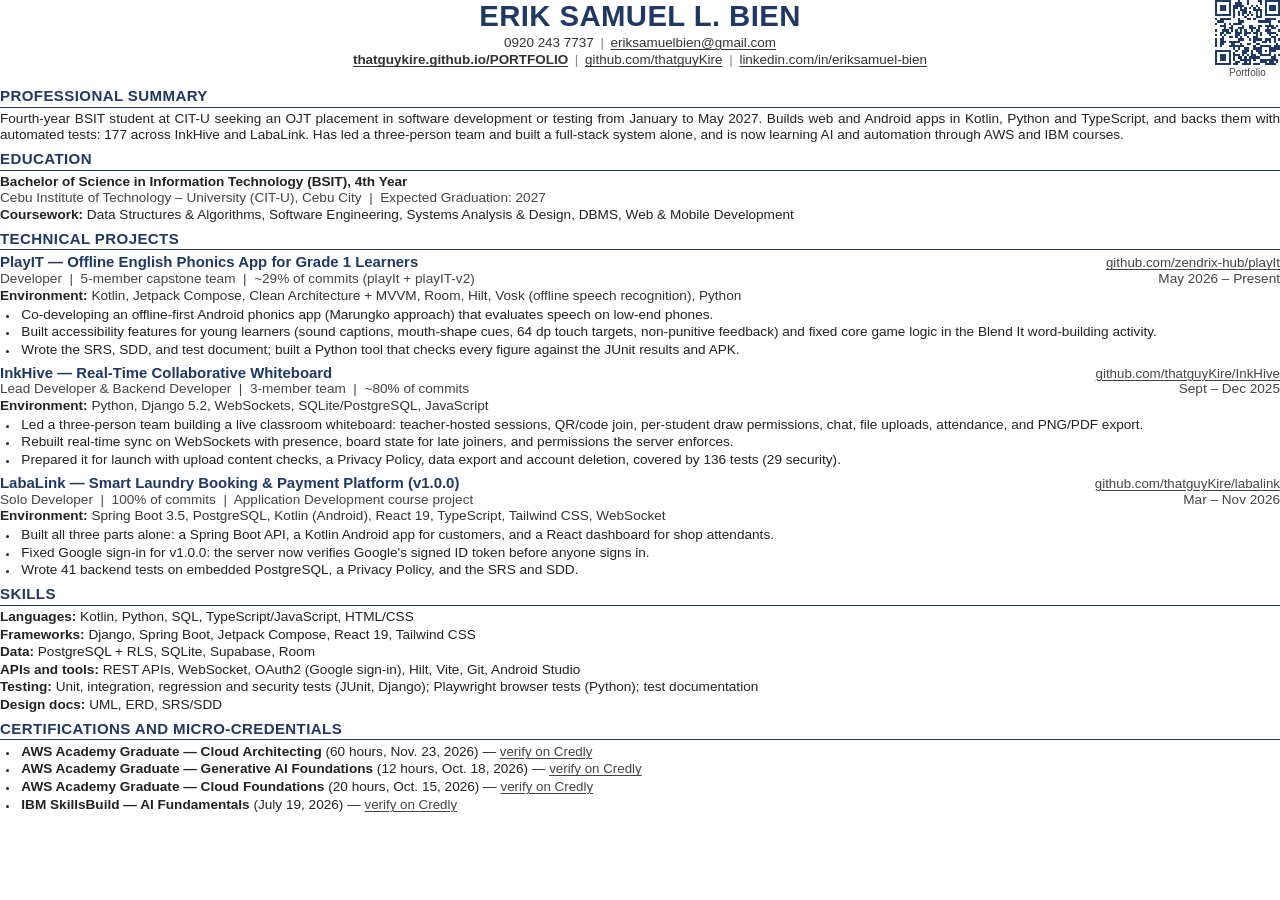
<file: resume/resume.html>
<!doctype html>
<html lang="en">
<head>
<meta charset="utf-8">
<title>Erik Samuel L. Bien — Resume</title>
<style>
  @page { size: Letter; margin: 0.45in 0.6in 0.4in; }
  * { box-sizing: border-box; margin: 0; padding: 0; }
  body { font-family: Calibri, Carlito, "Segoe UI", Arial, sans-serif; font-size: 10.2pt; line-height: 1.2; color: #222; }
  a { color: inherit; text-decoration: none; }
  a:not(.qr) { text-decoration: underline; text-decoration-thickness: .5pt; text-underline-offset: 1.5pt; }
  header { position: relative; min-height: .84in; text-align: center; margin-bottom: 5pt; }
  h1 { font-size: 22pt; color: #1f3864; letter-spacing: .3pt; line-height: 1.1; }
  .contact { color: #333; font-size: 10.1pt; margin-top: 2pt; }
  .contact + .contact { margin-top: 1pt; }
  .contact span + span::before { content: "|"; margin: 0 5pt; color: #888; }
  .qr { position: absolute; top: 0; right: 0; width: .68in; font-size: 7.5pt; color: #444; text-align: center; }
  .qr svg { display: block; width: .68in; height: .68in; margin-bottom: 1.5pt; }
  h2 { font-size: 11.3pt; font-weight: 700; color: #1f3864; text-transform: uppercase; letter-spacing: .3pt; border-bottom: 1.2pt solid #1f3864; padding-bottom: 1pt; margin: 5pt 0 2.5pt; }
  .proj { margin-bottom: 4pt; }
  .proj:last-of-type { margin-bottom: 0; }
  .proj h3 { display: flex; justify-content: space-between; align-items: baseline; gap: 10pt; font-size: 11.2pt; color: #1f3864; }
  .proj h3 .link { font-size: 10pt; font-weight: 400; color: #444; white-space: nowrap; }
  .role { color: #444; display: flex; justify-content: space-between; gap: 10pt; }
  .role .date { white-space: nowrap; }
  .summary { text-align: justify; }
  .env { color: #333; }
  .env b { color: #222; }
  ul { margin: 2pt 0 0 14pt; }
  li { margin-bottom: 1pt; padding-left: 2pt; }
  li::marker { font-size: 8pt; }
  .skills p { margin-bottom: 1pt; }
  .muted { color: #444; }
  .url { font-size: 10pt; color: #444; }
</style>
</head>
<body>
<header>
  <h1>ERIK SAMUEL L. BIEN</h1>
  <div class="contact"><span>0920 243 7737</span><span><a href="mailto:eriksamuelbien@gmail.com">eriksamuelbien@gmail.com</a></span></div>
  <div class="contact"><span><a href="https://thatguykire.github.io/PORTFOLIO/"><b>thatguykire.github.io/PORTFOLIO</b></a></span><span><a href="https://github.com/thatguyKire">github.com/thatguyKire</a></span><span><a href="https://www.linkedin.com/in/eriksamuel-bien">linkedin.com/in/eriksamuel-bien</a></span></div>
  <a class="qr" href="https://thatguykire.github.io/PORTFOLIO/"><svg aria-hidden="true" xmlns="http://www.w3.org/2000/svg" viewBox="0 0 29 29" shape-rendering="crispEdges"><path stroke="#1f3864" d="M0 0.5h7m3 0h1m3 0h1m4 0h2m1 0h7M0 1.5h1m5 0h1m2 0h3m2 0h1m5 0h1m1 0h1m5 0h1M0 2.5h1m1 0h3m1 0h1m1 0h5m3 0h1m1 0h1m3 0h1m1 0h3m1 0h1M0 3.5h1m1 0h3m1 0h1m1 0h2m1 0h1m1 0h1m1 0h1m1 0h1m1 0h1m2 0h1m1 0h3m1 0h1M0 4.5h1m1 0h3m1 0h1m1 0h1m2 0h3m3 0h4m1 0h1m1 0h3m1 0h1M0 5.5h1m5 0h1m1 0h1m1 0h1m1 0h2m1 0h1m2 0h1m1 0h1m1 0h1m5 0h1M0 6.5h7m1 0h1m1 0h1m1 0h1m1 0h1m1 0h1m1 0h1m1 0h1m1 0h7M8 7.5h1m4 0h1m4 0h3M0 8.5h1m1 0h5m3 0h1m3 0h2m1 0h1m4 0h5M1 9.5h3m6 0h3m6 0h6m3 0h1M0 10.5h1m3 0h1m1 0h1m1 0h4m12 0h1M2 11.5h3m2 0h1m4 0h1m2 0h2m2 0h2m1 0h4m1 0h1M4 12.5h1m1 0h2m2 0h3m2 0h3m1 0h1m3 0h1m1 0h2M0 13.5h1m2 0h3m1 0h1m1 0h1m1 0h1m1 0h1m2 0h1m1 0h2m2 0h3m3 0h1M2 14.5h2m1 0h2m2 0h3m1 0h3m1 0h2m1 0h1m2 0h4M0 15.5h1m1 0h1m1 0h1m4 0h2m2 0h1m4 0h1m1 0h1m3 0h1m2 0h1M3 16.5h1m2 0h2m1 0h1m1 0h1m2 0h1m2 0h2m6 0h2M0 17.5h1m1 0h2m6 0h3m2 0h1m1 0h4m1 0h3m1 0h1m1 0h1M0 18.5h1m1 0h3m1 0h5m6 0h1m3 0h2m1 0h1m1 0h1M0 19.5h1m1 0h2m3 0h2m2 0h1m2 0h2m2 0h2m7 0h1M0 20.5h1m1 0h1m3 0h7m4 0h1m2 0h5m1 0h3M8 21.5h1m1 0h1m2 0h2m2 0h4m3 0h5M0 22.5h7m2 0h1m2 0h3m1 0h1m1 0h3m1 0h1m1 0h3M0 23.5h1m5 0h1m1 0h1m3 0h2m2 0h1m2 0h2m3 0h1M0 24.5h1m1 0h3m1 0h1m1 0h3m1 0h1m1 0h1m1 0h2m2 0h5m1 0h1m1 0h1M0 25.5h1m1 0h3m1 0h1m1 0h1m1 0h2m1 0h1m1 0h5m5 0h2M0 26.5h1m1 0h3m1 0h1m1 0h1m2 0h5m1 0h1m2 0h8M0 27.5h1m5 0h1m2 0h2m2 0h1m1 0h1m4 0h3m1 0h2m1 0h1M0 28.5h7m1 0h2m2 0h4m1 0h3m2 0h5"/></svg>
Portfolio</a>
</header>

<h2>Professional Summary</h2>
<p class="summary">Fourth-year BSIT student at CIT-U seeking an OJT placement in software development or testing from January to May 2027. Builds web and Android apps in Kotlin, Python and TypeScript, and backs them with automated tests: 177 across InkHive and LabaLink. Has led a three-person team and built a full-stack system alone, and is now learning AI and automation through AWS and IBM courses.</p>

<h2>Education</h2>
<p><b>Bachelor of Science in Information Technology (BSIT), 4th Year</b></p>
<p class="muted">Cebu Institute of Technology – University (CIT-U), Cebu City &nbsp;|&nbsp; Expected Graduation: 2027</p>
<p><b>Coursework:</b> Data Structures &amp; Algorithms, Software Engineering, Systems Analysis &amp; Design, DBMS, Web &amp; Mobile Development</p>

<h2>Technical Projects</h2>

<div class="proj">
  <h3>PlayIT — Offline English Phonics App for Grade 1 Learners<a class="link" href="https://github.com/zendrix-hub/playIt">github.com/zendrix-hub/playIt</a></h3>
  <div class="role"><span>Developer &nbsp;|&nbsp; 5-member capstone team &nbsp;|&nbsp; ~29% of commits (playIt + playIT-v2)</span><span class="date">May 2026 – Present</span></div>
  <div class="env"><b>Environment:</b> Kotlin, Jetpack Compose, Clean Architecture + MVVM, Room, Hilt, Vosk (offline speech recognition), Python</div>
  <ul>
    <li>Co-developing an offline-first Android phonics app (Marungko approach) that evaluates speech on low-end phones.</li>
    <li>Built accessibility features for young learners (sound captions, mouth-shape cues, 64 dp touch targets, non-punitive feedback) and fixed core game logic in the Blend It word-building activity.</li>
    <li>Wrote the SRS, SDD, and test document; built a Python tool that checks every figure against the JUnit results and APK.</li>
  </ul>
</div>

<div class="proj">
  <h3>InkHive — Real-Time Collaborative Whiteboard<a class="link" href="https://github.com/thatguyKire/InkHive">github.com/thatguyKire/InkHive</a></h3>
  <div class="role"><span>Lead Developer &amp; Backend Developer &nbsp;|&nbsp; 3-member team &nbsp;|&nbsp; ~80% of commits</span><span class="date">Sept – Dec 2025</span></div>
  <div class="env"><b>Environment:</b> Python, Django 5.2, WebSockets, SQLite/PostgreSQL, JavaScript</div>
  <ul>
    <li>Led a three-person team building a live classroom whiteboard: teacher-hosted sessions, QR/code join, per-student draw permissions, chat, file uploads, attendance, and PNG/PDF export.</li>
    <li>Rebuilt real-time sync on WebSockets with presence, board state for late joiners, and permissions the server enforces.</li>
    <li>Prepared it for launch with upload content checks, a Privacy Policy, data export and account deletion, covered by 136 tests (29 security).</li>
  </ul>
</div>

<div class="proj">
  <h3>LabaLink — Smart Laundry Booking &amp; Payment Platform (v1.0.0)<a class="link" href="https://github.com/thatguyKire/labalink">github.com/thatguyKire/labalink</a></h3>
  <div class="role"><span>Solo Developer &nbsp;|&nbsp; 100% of commits &nbsp;|&nbsp; Application Development course project</span><span class="date">Mar – Nov 2026</span></div>
  <div class="env"><b>Environment:</b> Spring Boot 3.5, PostgreSQL, Kotlin (Android), React 19, TypeScript, Tailwind CSS, WebSocket</div>
  <ul>
    <li>Built all three parts alone: a Spring Boot API, a Kotlin Android app for customers, and a React dashboard for shop attendants.</li>
    <li>Fixed Google sign-in for v1.0.0: the server now verifies Google's signed ID token before anyone signs in.</li>
    <li>Wrote 41 backend tests on embedded PostgreSQL, a Privacy Policy, and the SRS and SDD.</li>
  </ul>
</div>

<h2>Skills</h2>
<div class="skills">
  <p><b>Languages:</b> Kotlin, Python, SQL, TypeScript/JavaScript, HTML/CSS</p>
  <p><b>Frameworks:</b> Django, Spring Boot, Jetpack Compose, React 19, Tailwind CSS</p>
  <p><b>Data:</b> PostgreSQL + RLS, SQLite, Supabase, Room</p>
  <p><b>APIs and tools:</b> REST APIs, WebSocket, OAuth2 (Google sign-in), Hilt, Vite, Git, Android Studio</p>
  <p><b>Testing:</b> Unit, integration, regression and security tests (JUnit, Django); Playwright browser tests (Python); test documentation</p>
  <p><b>Design docs:</b> UML, ERD, SRS/SDD</p></div>

<h2>Certifications and Micro-credentials</h2>
<ul>
  <li><b>AWS Academy Graduate — Cloud Architecting</b> (60 hours, Nov. 23, 2026) — <a class="url" href="https://www.credly.com/go/TTYIEY5r">verify on Credly</a></li>
  <li><b>AWS Academy Graduate — Generative AI Foundations</b> (12 hours, Oct. 18, 2026) — <a class="url" href="https://www.credly.com/badges/976f8e14-cea6-4e4d-8c51-9113375560bd">verify on Credly</a></li>
  <li><b>AWS Academy Graduate — Cloud Foundations</b> (20 hours, Oct. 15, 2026) — <a class="url" href="https://www.credly.com/go/bSIKMmgk">verify on Credly</a></li>
  <li><b>IBM SkillsBuild — AI Fundamentals</b> (July 19, 2026) — <a class="url" href="https://www.credly.com/badges/3faa1c77-dac7-47b8-a1bf-51d536927c77">verify on Credly</a></li>
</ul>
</body>
</html>
</file>
<file: css/site.css>
/* ---------- tokens: mist and sage. Dark is the default; light is opt-in through the switch. ---------- */
/* Calm on the eyes: no pure black or white, one muted sage accent, and three chapter fields (the base
   ground, a sage field for the name, a mist field for the stack and contact) instead of decoration. */
:root {
  --font: "Bricolage Grotesque", system-ui, sans-serif;
  --bg: #1b2321;
  --surface: #222c29;
  --surface-2: #2a3632;
  --ink: #dfe6e1;
  --muted: #9db0a7;
  --accent: #a9c7b9;
  --accent-ink: #1b2321;
  /* the other field: pale mist on the dark page, deep mist on the light one */
  --alt: #d9e3dd;
  --alt-surface: #cbd7d0;
  --alt-ink: #1b2321;
  --alt-muted: #4b5e56;
  --alt-accent: #3d6a5c;
  --alt-accent-ink: #eef2ef;
  /* the name's field is the same sage in both themes; its two inks are the pale and the dark of the page */
  --sage: #6f8f82;
  --sage-pale: #eef3ef;
  --sage-ink: #17201d;
  --tile-pale: #5d7b6f;
  --tile-dark: #86a598;

  --step-small: 0.875rem;
  --step-body: clamp(1.0625rem, 1rem + 0.25vw, 1.1875rem);
  --step-lead: clamp(1.25rem, 1.1rem + 0.7vw, 1.625rem);
  --step-head: clamp(2rem, 1.3rem + 3.2vw, 4rem);
  --step-display: clamp(5rem, 26vw, 30rem);

  --margin: clamp(16px, 3vw, 44px);
  --gutter: clamp(16px, 2.2vw, 36px);
  /* each section pads its own field by this much, so content sits about twice this apart across an edge */
  --section: clamp(80px, 7.5vw, 120px);
  --bar-h: 4rem;

  --ease-out: cubic-bezier(0.2, 0.8, 0.2, 1);
  --t-hover: 160ms;
  --t-press: 120ms;
  --t-ui: 300ms;
  color-scheme: dark;
}
:root[data-theme="light"] {
  --bg: #eef2ef;
  --surface: #e3e9e5;
  --surface-2: #d8e0db;
  --ink: #1d2724;
  --muted: #51645c;
  --accent: #3d6a5c;
  --accent-ink: #eef2ef;
  --alt: #1f2926;
  --alt-surface: #28342f;
  --alt-ink: #dfe6e1;
  --alt-muted: #9db0a7;
  --alt-accent: #a9c7b9;
  --alt-accent-ink: #1b2321;
  color-scheme: light;
}

/* ---------- base ---------- */
*, *::before, *::after { box-sizing: border-box; }
/* the gutter stays when a sheet locks the page, so nothing beneath it shifts sideways */
html { -webkit-text-size-adjust: 100%; text-size-adjust: 100%; scroll-padding-top: var(--bar-h); scrollbar-gutter: stable; }
body { margin: 0; background: var(--bg); color: var(--ink); font-family: var(--font); font-size: var(--step-body); line-height: 1.5; font-optical-sizing: auto; -webkit-font-smoothing: antialiased; }
h1, h2, h3, h4, p, figure, ul, ol, dl, dd { margin: 0; }
/* :where() keeps this reset at zero priority, so each list's own spacing (the strips, the menu) still applies */
:where(ul[class], ol[class]) { padding: 0; list-style: none; }
h1, h2, h3, h4 { font-weight: 600; letter-spacing: -0.02em; line-height: 1.05; text-wrap: balance; }
img, svg { display: block; max-width: 100%; }
button { font: inherit; color: inherit; background: none; border: 0; padding: 0; cursor: pointer; }
a { color: inherit; text-decoration-thickness: 0.07em; text-underline-offset: 0.18em; }
strong, b { font-weight: 600; }
p { max-width: 62ch; text-wrap: pretty; }
::selection { background: var(--accent); color: var(--accent-ink); }
:focus-visible { outline: 2px solid currentColor; outline-offset: 3px; }
[tabindex="-1"]:focus { outline: none; }
.sr { position: absolute; width: 1px; height: 1px; overflow: hidden; clip-path: inset(50%); white-space: nowrap; }
.wrap { padding-inline: var(--margin); }
.soft { color: var(--muted); }

/* ---------- chapters: each section is one flat field, and the tokens inside follow it ---------- */
.chapter[data-chapter="base"] { background: var(--bg); color: var(--ink); }
.chapter[data-chapter="mist"] { --ink: var(--alt-ink); --muted: var(--alt-muted); --surface: var(--alt-surface); --accent: var(--alt-accent); --accent-ink: var(--alt-accent-ink); background: var(--alt); color: var(--ink); }
.chapter[data-chapter="sage"] { --ink: var(--sage-ink); --muted: var(--sage-ink); background: var(--sage); color: var(--ink); }

/* ---------- controls ---------- */
.btn { display: inline-flex; align-items: center; justify-content: center; min-height: 2.75rem; padding: 0 1.2rem; background: var(--accent); color: var(--accent-ink); font-weight: 500; text-decoration: none; white-space: nowrap; transition: transform var(--t-press) var(--ease-out), background-color var(--t-ui) ease, color var(--t-ui) ease; }
.btn:active { transform: scale(0.97); }
.link { text-decoration-color: currentColor; transition: text-decoration-color var(--t-hover) ease, color var(--t-hover) ease; }
@media (hover: hover) and (pointer: fine) { .link:hover { text-decoration-color: transparent; } }
.theme, .menu-btn, .menu-close, .viewer-close { display: inline-flex; align-items: center; gap: 0.6rem; min-height: 2.75rem; padding: 0 0.75rem; font-weight: 500; transition: transform var(--t-press) var(--ease-out); }
.theme:active, .menu-btn:active, .menu-close:active, .viewer-close:active { transform: scale(0.97); }
/* the switch needs the script; without it, it would be a control that does nothing */
html:not(.js) .theme { display: none; }
.theme .tg { position: relative; flex: none; width: 2.2em; height: 1.25em; background: color-mix(in srgb, currentColor 30%, transparent); transition: background-color var(--t-ui) ease; }
.theme .tg::after { content: ""; position: absolute; top: 0.2em; left: 0.2em; width: 0.85em; height: 0.85em; background: currentColor; transition: transform var(--t-ui) var(--ease-out); }
.theme[aria-checked="true"] .tg::after { transform: translate3d(0.95em, 0, 0); }

/* ---------- the bar: wordmark, the sections, the switch and the resume. It takes the field of the chapter
   beneath it, so it is never a band of another colour laid over the page. ---------- */
.bar { position: fixed; top: 0; left: 0; right: 0; z-index: 5; height: var(--bar-h); display: flex; align-items: center; gap: 1rem; padding-inline: var(--margin); font-size: var(--step-small); line-height: 1.15; background: var(--bar-bg); color: var(--bar-ink); transition: background-color var(--t-ui) ease, color var(--t-ui) ease; }
.bar[data-chapter="sage"] { --bar-bg: var(--sage); --bar-ink: var(--sage-ink); }
.bar[data-chapter="base"] { --bar-bg: var(--bg); --bar-ink: var(--ink); }
.bar[data-chapter="mist"] { --bar-bg: var(--alt); --bar-ink: var(--alt-ink); }
.mark { margin-right: auto; font-weight: 600; font-size: var(--step-body); text-decoration: none; letter-spacing: -0.01em; }
.bar-links { display: none; gap: 0.25rem; }
.bar-links a { display: inline-flex; align-items: center; min-height: 2.75rem; padding: 0 0.7rem; text-decoration: none; }
.bar-tools { display: flex; align-items: center; gap: 0.5rem; }
.bar .btn { background: var(--bar-ink); color: var(--bar-bg); }
.menu-btn { display: none; }
@media (hover: hover) and (pointer: fine) {
  .bar-links a:hover { text-decoration: underline; }
}
@media (min-width: 1024px) {
  .bar-links { display: flex; }
}
/* below 1024px the sections fold into the menu where a dialog can open; without it they stay in the bar */
@media (max-width: 1023px) {
  .has-menu .menu-btn { display: inline-flex; }
  html:not(.has-menu) .bar { height: auto; flex-wrap: wrap; padding-block: 0.5rem; }
  html:not(.has-menu) .bar-links { display: flex; flex-wrap: wrap; order: 3; width: 100%; }
  .has-menu .bar .theme { display: none; }
}
@media (max-width: 380px) { .mark { font-size: var(--step-small); } }

/* ---------- the menu: a full-screen sheet in the page's ground, the sections large at the top, where a menu is looked for ---------- */
.menu { position: fixed; inset: 0; width: 100%; height: 100%; max-width: none; max-height: none; margin: 0; padding: 0; border: 0; overflow-y: auto; overscroll-behavior: contain; background: var(--bg); color: var(--ink); }
.menu[open] { display: flex; flex-direction: column; }
.menu::backdrop { background: transparent; }
html:has(.menu[open]) { overflow: hidden; }
.menu-top { display: flex; align-items: center; justify-content: space-between; gap: 1rem; min-height: var(--bar-h); padding-inline: var(--margin); font-size: var(--step-small); }
.menu-links { display: grid; gap: 0.25rem; padding: 2rem var(--margin) 1.5rem; }
.menu-links a { display: block; width: fit-content; padding-block: 0.1em; font-size: var(--step-head); font-weight: 600; letter-spacing: -0.02em; text-decoration: none; transition: transform var(--t-press) var(--ease-out); }
.menu-links a:active { transform: scale(0.98); transform-origin: left; }
.menu-foot { display: flex; flex-wrap: wrap; gap: 0.5rem; padding: 0 var(--margin) 1.5rem; font-size: var(--step-small); }
/* the switch's button keeps its padding for the thumb, but the switch itself starts on the margin with the links */
.menu-foot .theme { margin-left: -0.75rem; }
@media (hover: hover) and (pointer: fine) { .menu-links a:hover { text-decoration: underline; text-decoration-thickness: 0.05em; } }

/* ---------- hero: the name on one sage field in two inks, dealt like Blend It's tiles ---------- */
/* The name fills the width in the top half; the sentence and the actions share one baseline at the foot. */
.hero { display: flex; flex-direction: column; gap: clamp(3rem, 10svh, 7rem); padding: calc(var(--bar-h) + 9svh) var(--margin) clamp(2.5rem, 6svh, 4rem); }
.name { display: flex; flex-wrap: wrap; column-gap: 0.2em; font-size: var(--step-display); line-height: 0.88; letter-spacing: -0.045em; font-kerning: none; white-space: nowrap; }
.name .w1 { color: var(--sage-pale); }
.name .w2 { color: var(--sage-ink); }
/* each letter is a tile: the box shows while the letters are dealt and fades once they have blended */
/* Kerning is off on the name, so a word split into letters is exactly as wide as the word itself: the
   letters can be tiles while a deal plays and plain text at rest, with nothing shifting between the two.
   Each tile's box is drawn behind its letter and takes no room of its own. */
.word { position: relative; z-index: 0; }
.tile { position: relative; display: inline-block; }
.tile::before { content: ""; position: absolute; inset: 0.07em 0.035em -0.02em; z-index: -1; background: transparent; transition: background-color 450ms ease; }
.is-dealt .w1 .tile::before { background: var(--tile-pale); }
.is-dealt .w2 .tile::before { background: var(--tile-dark); }
.hero-foot { display: flex; flex-wrap: wrap; align-items: flex-end; justify-content: space-between; gap: 1.5rem 2rem; }
.hero-say { max-width: 36ch; font-size: var(--step-lead); line-height: 1.35; }
.hero-act { display: flex; align-items: center; gap: 1.25rem; }
.deal { min-height: 2.75rem; font-weight: 500; text-decoration: underline; text-decoration-thickness: 0.07em; text-underline-offset: 0.18em; transition: transform var(--t-press) var(--ease-out); }
.deal:active { transform: scale(0.97); }
.btn-ink { background: var(--sage-ink); color: var(--sage-pale); }
@media (max-width: 699px) {
  .name { flex-direction: column; font-size: clamp(4.5rem, 36vw, 12rem); line-height: 0.86; }
  .hero { padding-top: calc(var(--bar-h) + 7svh); }
}

/* ---------- work: every project name as one paragraph, then each project's details ---------- */
.work { padding-block: clamp(4rem, 8vw, 7.5rem) var(--section); }
.names { font-size: var(--step-head); line-height: 1.12; letter-spacing: -0.02em; font-weight: 600; }
.names-h, .names-list, .names-list li { display: inline; }
.names-h { font-size: inherit; line-height: inherit; }
.names-list a { color: var(--muted); text-decoration: none; transition: color var(--t-hover) ease; }
.names-list .whole { white-space: nowrap; } /* a hyphenated name never splits across lines */
/* the work's logo sits in the line after its name, at the height of the capitals; it brings its own tile */
.frame { display: inline-block; width: 0.8em; height: 0.8em; margin-left: 0.15em; vertical-align: -0.04em; transform-origin: left center; transition: transform var(--t-ui) var(--ease-out); }
.frame img { display: block; width: 100%; height: 100%; }
@media (hover: hover) and (pointer: fine) {
  .names-list a:hover { color: var(--ink); }
  .names-list a:hover .frame { transform: scale(1.4); }
}
.names-note { margin-top: 1.5rem; color: var(--muted); }

.proj { display: grid; grid-template-columns: repeat(12, minmax(0, 1fr)); column-gap: var(--gutter); row-gap: 1.5rem; padding-top: clamp(4.5rem, 9vw, 8rem); }
.proj-side { grid-column: 1 / span 4; display: grid; align-content: start; gap: 0.6rem; }
.proj-h { font-size: var(--step-head); margin-bottom: 0.4rem; }
.proj-what { font-size: var(--step-lead); line-height: 1.3; }
.proj-meta, .proj-stack { color: var(--muted); }
.proj-side .link { justify-self: start; margin-top: 0.4rem; }
.proj-points { grid-column: 5 / span 8; display: grid; gap: 1rem; align-content: start; }
.proj-points li { max-width: 60ch; }
.proj-points li::marker { color: var(--muted); }
@media (max-width: 899px) {
  .proj-side, .proj-points { grid-column: 1 / -1; }
}

/* ---------- showcase: the real app, screen by screen, under PlayIT's details ---------- */
.show { margin-top: clamp(3.5rem, 6vw, 5.5rem); }
.show-head { display: grid; gap: 0.75rem; margin-bottom: 1.5rem; }
.show-h { font-size: var(--step-lead); line-height: 1.25; }
.show-say { display: flex; align-items: flex-end; justify-content: space-between; gap: 1.5rem; }
.reel-nav { display: none; flex: none; gap: 0.25rem; }
.reel-btn { display: inline-grid; place-items: center; width: 2.75rem; height: 2.75rem; background: var(--surface); transition: background-color var(--t-hover) ease, opacity var(--t-hover) ease, transform var(--t-press) var(--ease-out); }
.reel-btn svg { width: 1rem; height: 1rem; fill: none; stroke: currentColor; stroke-width: 2; }
.reel-btn[aria-disabled="true"] { opacity: 0.4; cursor: default; }
.reel-btn:not([aria-disabled="true"]):active { transform: scale(0.95); }
/* the strip runs off both screen edges, the way an app store shows a phone app's screens */
.reel { display: flex; gap: clamp(0.75rem, 1.2vw, 1.25rem); margin: -0.25rem calc(-1 * var(--margin)) 0; padding: 0.25rem var(--margin) 0.75rem; overflow-x: auto; overflow-y: hidden; overscroll-behavior-x: contain; scroll-snap-type: x proximity; scroll-padding-inline: var(--margin); scrollbar-width: thin; scrollbar-color: var(--muted) transparent; }
.reel:focus-visible { outline-offset: -2px; }
.reel li { flex: none; width: min(clamp(13.5rem, 17vw, 17rem), 100vw - 2 * var(--margin)); padding: 0.625rem 0.625rem 0.875rem; background: var(--surface); scroll-snap-align: start; }
.reel img, .wide img { width: 100%; height: auto; }
.reel figcaption, .wide figcaption { margin-top: 0.75rem; font-size: var(--step-small); line-height: 1.45; }
.reel figcaption b, .wide figcaption b { display: block; margin-bottom: 0.15rem; font-size: var(--step-body); line-height: 1.3; }
/* a desktop screen, shown wide above the strip and framed like its screens */
.wide { margin-bottom: clamp(2.5rem, 5vw, 4rem); padding: 0.625rem 0.625rem 0.875rem; background: var(--surface); }
/* with the script, a caption shows once its screen is wholly in view, so the edge only ever cuts pictures */
.reel.is-live figcaption { opacity: 0; visibility: hidden; transition: opacity var(--t-ui) ease, visibility var(--t-ui); }
.reel.is-live .is-whole figcaption { opacity: 1; visibility: visible; }
@media (hover: hover) and (pointer: fine) {
  .js .reel-nav { display: flex; }
  .js .fits .reel-nav { display: none; }
  .reel-btn:not([aria-disabled="true"]):hover { background: var(--surface-2); }
}
@media (min-width: 900px) {
  .show-head { grid-template-columns: minmax(0, 5fr) minmax(0, 7fr); column-gap: var(--gutter); align-items: end; }
}

/* ---------- viewer: one screen, large, over the dimmed page ---------- */
/* With the script, each screen in a strip is a button; while it is open, a dashed outline holds its place. */
/* relative, so its hidden label stays inside the strip's scroller instead of widening the page */
.zoom { position: relative; display: block; width: 100%; cursor: zoom-in; }
.is-origin .zoom { outline: 1px dashed var(--muted); outline-offset: -1px; }
.is-origin .zoom img { visibility: hidden; }
.viewer { position: fixed; inset: 0; width: 100%; height: 100%; max-width: none; max-height: none; margin: 0; padding: var(--bar-h) var(--margin) var(--margin); border: 0; overflow-y: auto; overscroll-behavior: contain; background: transparent; color: var(--ink); cursor: zoom-out; }
.viewer[open] { display: grid; place-items: center; }
.viewer::backdrop { background: transparent; }
html:has(.viewer[open]) { overflow: hidden; }
/* the dim is the page's own ground, laid over it */
.viewer::before { content: ""; position: fixed; inset: 0; background: var(--bg); opacity: 0; }
.viewer.is-open::before { opacity: 0.96; }
/* on its own ground, so it stays legible over a picture that pans beneath it */
.viewer-close { position: fixed; top: calc((var(--bar-h) - 2.75rem) / 2); right: var(--margin); z-index: 1; background: var(--bg); }
.viewer-fig { position: relative; display: grid; justify-items: center; gap: 1rem; }
.viewer-fig img { width: auto; height: auto; max-width: 100%; max-height: calc(100svh - var(--bar-h) - var(--margin) - 6rem); transform-origin: 0 0; }
.viewer-fig figcaption { max-width: 34ch; opacity: 0; }
.viewer-fig figcaption b { display: block; margin-bottom: 0.25rem; font-size: var(--step-lead); line-height: 1.25; }
.viewer.is-open figcaption { opacity: 1; }
@media (min-width: 900px) {
  .viewer-fig { grid-template-columns: auto minmax(0, 20rem); align-items: end; column-gap: var(--gutter); }
  .viewer-fig img { max-height: calc(100svh - var(--bar-h) - var(--margin)); }
}
/* a wide screen on a narrow window: held at a readable width, and the sheet pans sideways to read it */
.viewer.is-pan { place-items: start; overflow: auto; }
.viewer.is-pan .viewer-fig { justify-items: start; }
.viewer.is-pan .viewer-fig img { width: 70rem; max-width: none; max-height: none; }
.viewer.is-pan .viewer-fig figcaption { position: sticky; left: 0; max-width: calc(100vw - 2 * var(--margin)); }

/* ---------- also built: three rows, name, what it is and its language ---------- */
.also { margin-top: clamp(4.5rem, 9vw, 8rem); display: grid; grid-template-columns: repeat(12, minmax(0, 1fr)); column-gap: var(--gutter); row-gap: 1rem; }
.also-h { grid-column: 1 / span 4; font-size: var(--step-lead); line-height: 1.25; }
.also-list { grid-column: 5 / span 8; display: grid; gap: 1rem; }
.also-list li { max-width: 62ch; }
.also-list .link { font-weight: 600; }
.also-list .soft { font-size: var(--step-small); padding-left: 0.4em; }
@media (max-width: 899px) { .also-h, .also-list { grid-column: 1 / -1; } }

/* ---------- stack: two-ended rows, skill at the left and the project at the right ---------- */
.stack { padding-block: var(--section); }
.stack-grid { display: grid; grid-template-columns: repeat(12, minmax(0, 1fr)); column-gap: var(--gutter); row-gap: 2.5rem; }
.stack-head { grid-column: 1 / span 3; display: grid; align-content: start; gap: 1rem; }
.stack-h { font-size: var(--step-head); }
.stack-head p { color: var(--muted); }
.groups { grid-column: 4 / -1; display: grid; grid-template-columns: repeat(3, minmax(0, 1fr)); column-gap: var(--gutter); row-gap: 2.5rem; }
.group h3 { font-size: var(--step-small); font-weight: 500; color: var(--muted); letter-spacing: 0; margin-bottom: 0.5rem; }
.group dl > div { display: flex; align-items: baseline; justify-content: space-between; gap: 1rem; padding-block: 0.4rem; }
.group dt { font-weight: 500; }
.group dd { color: var(--muted); font-size: var(--step-small); text-align: right; }
@media (max-width: 1099px) { .groups { grid-template-columns: repeat(2, minmax(0, 1fr)); } }
@media (max-width: 899px) { .stack-head, .groups { grid-column: 1 / -1; } }
@media (max-width: 599px) { .groups { grid-template-columns: minmax(0, 1fr); } .group dl > div { min-height: 2.75rem; align-items: center; } }

/* ---------- about: side facts and a wide paragraph on one line at 34% of the width, then the record ---------- */
.about { padding-block: var(--section); }
.about-row { display: grid; grid-template-columns: minmax(0, 34fr) minmax(0, 66fr); column-gap: var(--gutter); row-gap: 2rem; }
.about-row + .about-row { margin-top: clamp(4rem, 8vw, 7.5rem); }
.about-side { display: grid; align-content: start; gap: 1.75rem; }
.about-h { font-size: var(--step-head); }
.facts { display: grid; gap: 1.1rem; max-width: 22rem; }
.facts dt { color: var(--muted); font-size: var(--step-small); }
.about-para { font-size: var(--step-lead); line-height: 1.4; max-width: 38ch; padding-top: 0.4rem; }
.about-word { font-size: var(--step-small); font-weight: 500; color: var(--muted); letter-spacing: 0; }
.record { display: grid; grid-template-columns: minmax(0, 3fr) minmax(0, 2fr); column-gap: clamp(2rem, 5vw, 4rem); row-gap: 2.5rem; }
.rec h4 { font-size: var(--step-body); margin-bottom: 1rem; letter-spacing: 0; }
.badges { display: grid; gap: 1.25rem; }
.badges li { display: grid; grid-template-columns: 3.5rem minmax(0, 1fr) auto; column-gap: 1rem; align-items: start; }
.badges img { width: 3.5rem; height: 3.5rem; }
.badges b { display: block; margin-bottom: 0.15rem; }
.badges .soft { font-size: var(--step-small); white-space: nowrap; padding-top: 0.2rem; }
.course { display: grid; gap: 0.6rem; }
@media (max-width: 899px) {
  .about-row, .record { grid-template-columns: minmax(0, 1fr); }
}

/* ---------- contact: the screen turns to the mist field and the email address is the display line ---------- */
.contact-in { display: grid; row-gap: 2rem; padding-block: var(--section) var(--margin); }
.contact-say { font-size: var(--step-lead); line-height: 1.3; max-width: 34ch; }
.email { margin-top: clamp(3rem, 10svh, 7rem); display: block; width: fit-content; font-size: clamp(2.25rem, 7.2vw, 9rem); font-weight: 500; line-height: 1; letter-spacing: -0.035em; text-decoration: none; overflow-wrap: anywhere; transition: color var(--t-hover) ease; }
@media (hover: hover) and (pointer: fine) { .email:hover { color: var(--accent); } }
.corners { display: flex; flex-wrap: wrap; align-items: flex-end; justify-content: space-between; gap: 1rem 2rem; }
.corners p { max-width: none; }
.corner-r { display: flex; flex-wrap: wrap; gap: 0.25rem 1.25rem; }
.corners a, .copy { display: inline-flex; align-items: center; min-height: 2.75rem; text-decoration: underline; text-decoration-thickness: 0.07em; text-underline-offset: 0.18em; }
.copy { transition: transform var(--t-press) var(--ease-out); }
.copy:active { transform: scale(0.97); }
html:not(.js) .copy { display: none; }
@media (max-width: 699px) {
  .email { font-size: clamp(2rem, 11.5vw, 4rem); }
  .email span { display: block; }
  .corners { flex-direction: column; align-items: flex-start; }
}

/* ---------- footer: the section links, then the name from margin to margin (the other links live in Contact) ---------- */
.foot { padding-top: clamp(3.5rem, 7vw, 6rem); overflow: hidden; }
.foot-cols { display: flex; flex-wrap: wrap; gap: 1.5rem clamp(2rem, 8vw, 8rem); }
.foot-cols ul { list-style: none; padding: 0; }
.foot-cols li + li { margin-top: 0.35rem; }
.foot-cols a { text-decoration: none; }
@media (hover: hover) and (pointer: fine) { .foot-cols a:hover { text-decoration: underline; } }
.wordmark { max-width: none; margin-top: clamp(2.5rem, 6vw, 5rem); padding-inline: var(--margin); font-size: var(--step-display); font-weight: 600; line-height: 0.82; letter-spacing: -0.045em; white-space: nowrap; color: var(--muted); }
.foot-legal { display: flex; flex-wrap: wrap; justify-content: space-between; gap: 0.5rem 1.5rem; padding-block: 1.25rem; font-size: var(--step-small); color: var(--muted); }
@media (max-width: 699px) { .wordmark { font-size: clamp(4.5rem, 36vw, 12rem); white-space: normal; } }

/* ---------- motion: added on top of the finished, still page ---------- */
@media (prefers-reduced-motion: no-preference) {
  /* the tiles slide into the word; their boxes fade once it is whole */
  .tile.go { transition: transform 750ms var(--ease-out); }
  /* a section's parts arrive once, in reading order, 80ms apart: headings a letter at a time, the rest rising */
  .motion [data-in] { opacity: 0; transform: translate3d(0, 24px, 0); }
  .motion [data-in].is-in { opacity: 1; transform: none; transition: opacity 600ms ease calc(var(--i, 0) * 80ms), transform 900ms var(--ease-out) calc(var(--i, 0) * 80ms); }
  .wd { display: inline-block; white-space: nowrap; }
  .motion [data-in="chars"] { opacity: 1; transform: none; clip-path: inset(-0.5em -0.5em -0.3em -0.5em); }
  .motion [data-in="chars"] .ch { display: inline-block; transform: translate3d(0, calc(100% + 0.35em), 0); }
  .motion [data-in="chars"].is-in .ch { transform: none; transition: transform 800ms var(--ease-out) calc(var(--i, 0) * 80ms + var(--c) * 30ms); }
  /* each screen in a strip is uncovered in turn, left to right: a slat of the ground with a faint lit edge
     narrows to its own centre line, a beat after the one before. The strip itself never hides, so its
     pictures load before it is reached. */
  .motion [data-in="reel"] { opacity: 1; transform: none; }
  .motion [data-in="reel"] li { position: relative; }
  .motion [data-in="reel"] li::after { content: ""; position: absolute; inset: 0; background: var(--bg); border-inline: 1px solid color-mix(in srgb, var(--ink) 16%, transparent); pointer-events: none; }
  .motion [data-in="reel"].is-in li::after { transform: scaleX(0); transition: transform 600ms var(--ease-out) calc(var(--i, 0) * 80ms + var(--k, 0) * 70ms); }
  /* the large screen grows from its place in the strip; its caption follows once it has room */
  .viewer::before { transition: opacity var(--t-ui) ease; }
  .viewer-fig img { transition: transform 450ms var(--ease-out); }
  .viewer-fig figcaption { transition: opacity 200ms ease; }
  .viewer.is-open .viewer-fig figcaption { transition-delay: 250ms; }
  /* the sentence on the name's field drifts in last, after the tiles have blended */
  .motion .hero-foot { animation: rise 900ms var(--ease-out) 1500ms both; }
}
@keyframes rise { from { opacity: 0; transform: translate3d(0, 16px, 0); } }

/* ---------- print: a clean static page in black on white ---------- */
@media print {
  :root, :root[data-theme="light"] { --bg: #fff; --ink: #000; --muted: #333; --surface: #f2f2f2; --alt: #fff; --alt-ink: #000; --alt-muted: #333; --alt-surface: #f2f2f2; --sage: #fff; --sage-ink: #000; --sage-pale: #000; }
  .bar, .menu, .hero-act, .reel-nav, .copy { display: none !important; }
  .chapter { break-inside: auto; }
  .hero { min-height: 0; padding-top: 0; }
  .reel { flex-wrap: wrap; gap: 2.5%; row-gap: 1rem; margin-inline: 0; padding-inline: 0; overflow: visible; }
  .reel li, .wide { break-inside: avoid; }
  .reel li { width: 18%; }
  .reel figcaption { opacity: 1 !important; visibility: visible !important; }
  .contact { min-height: 0; }
  .wordmark { display: none; }
  a { text-decoration: underline; }
  * { animation: none !important; transition: none !important; }
  /* parts still waiting for their entrance print as they are, never hidden */
  [data-in], [data-in] .ch { opacity: 1 !important; transform: none !important; clip-path: none !important; }
  [data-in="reel"] li::after { display: none !important; }
}
</file>
